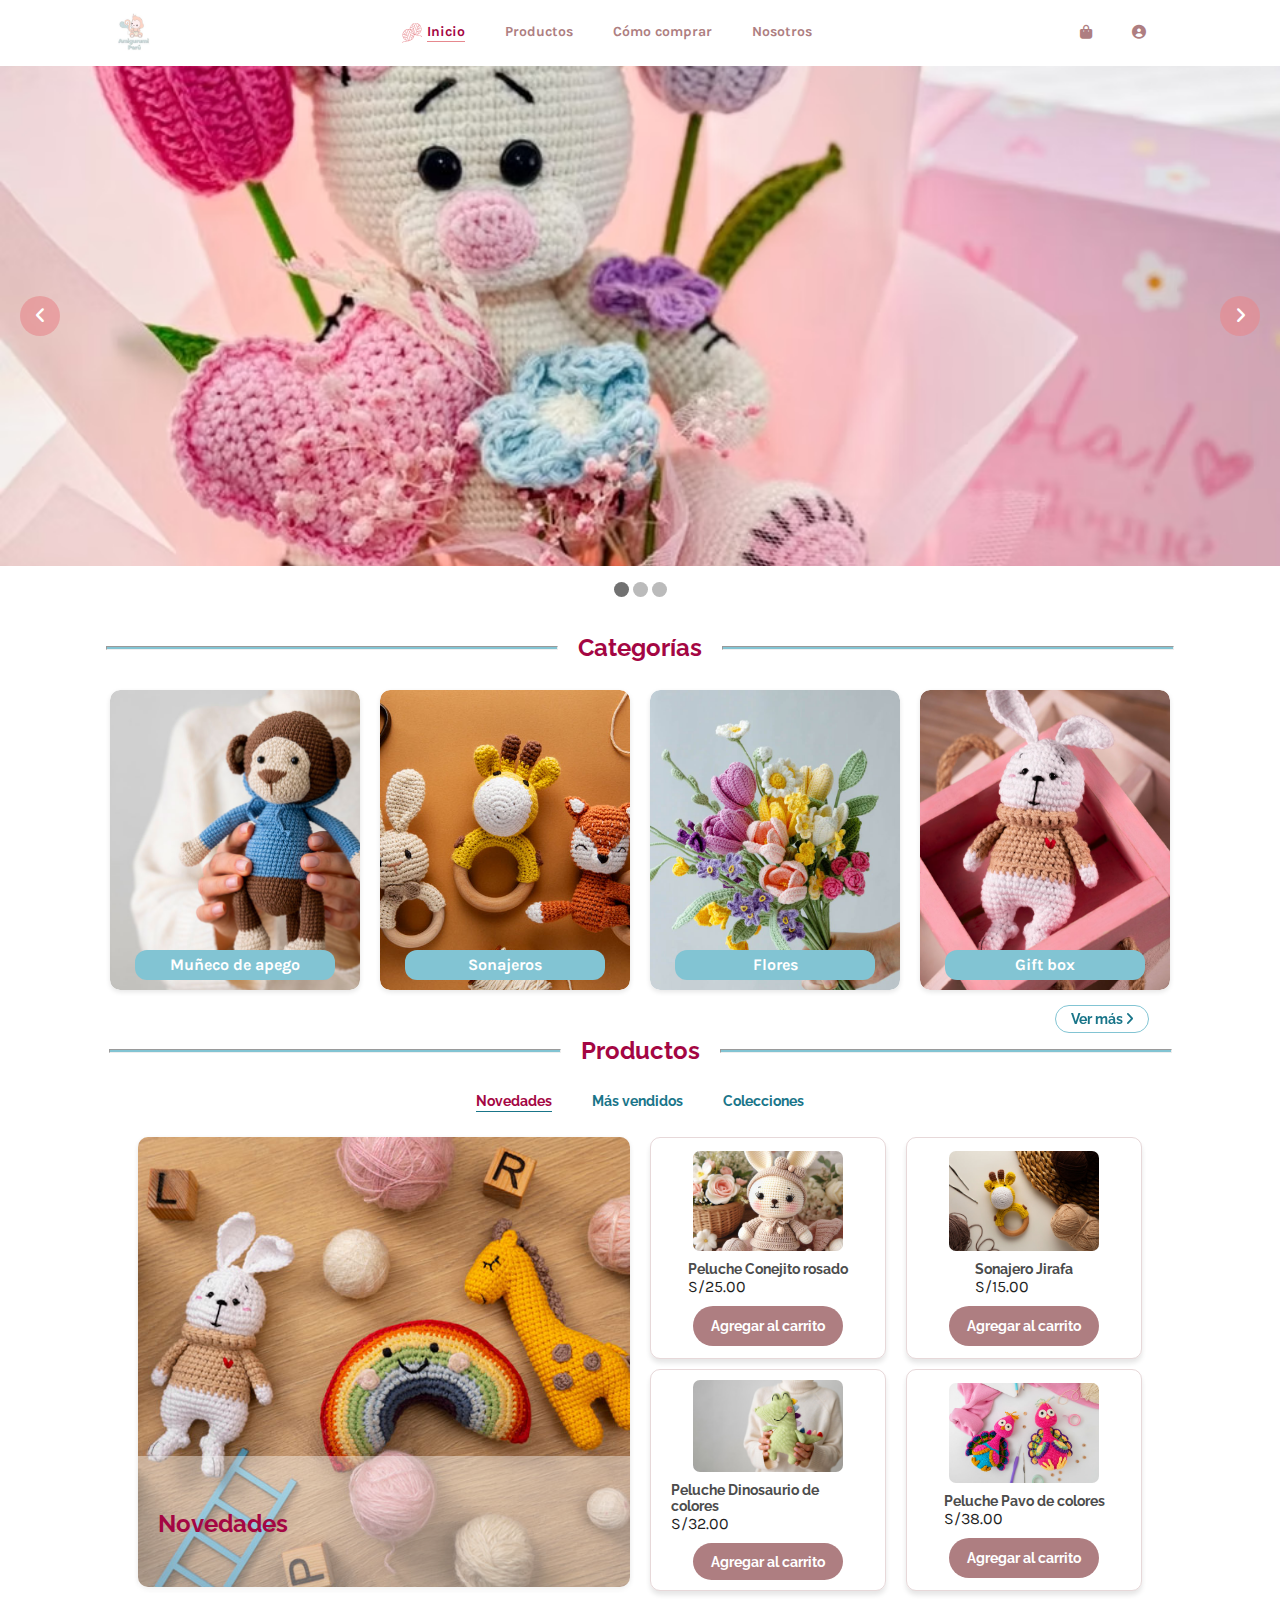
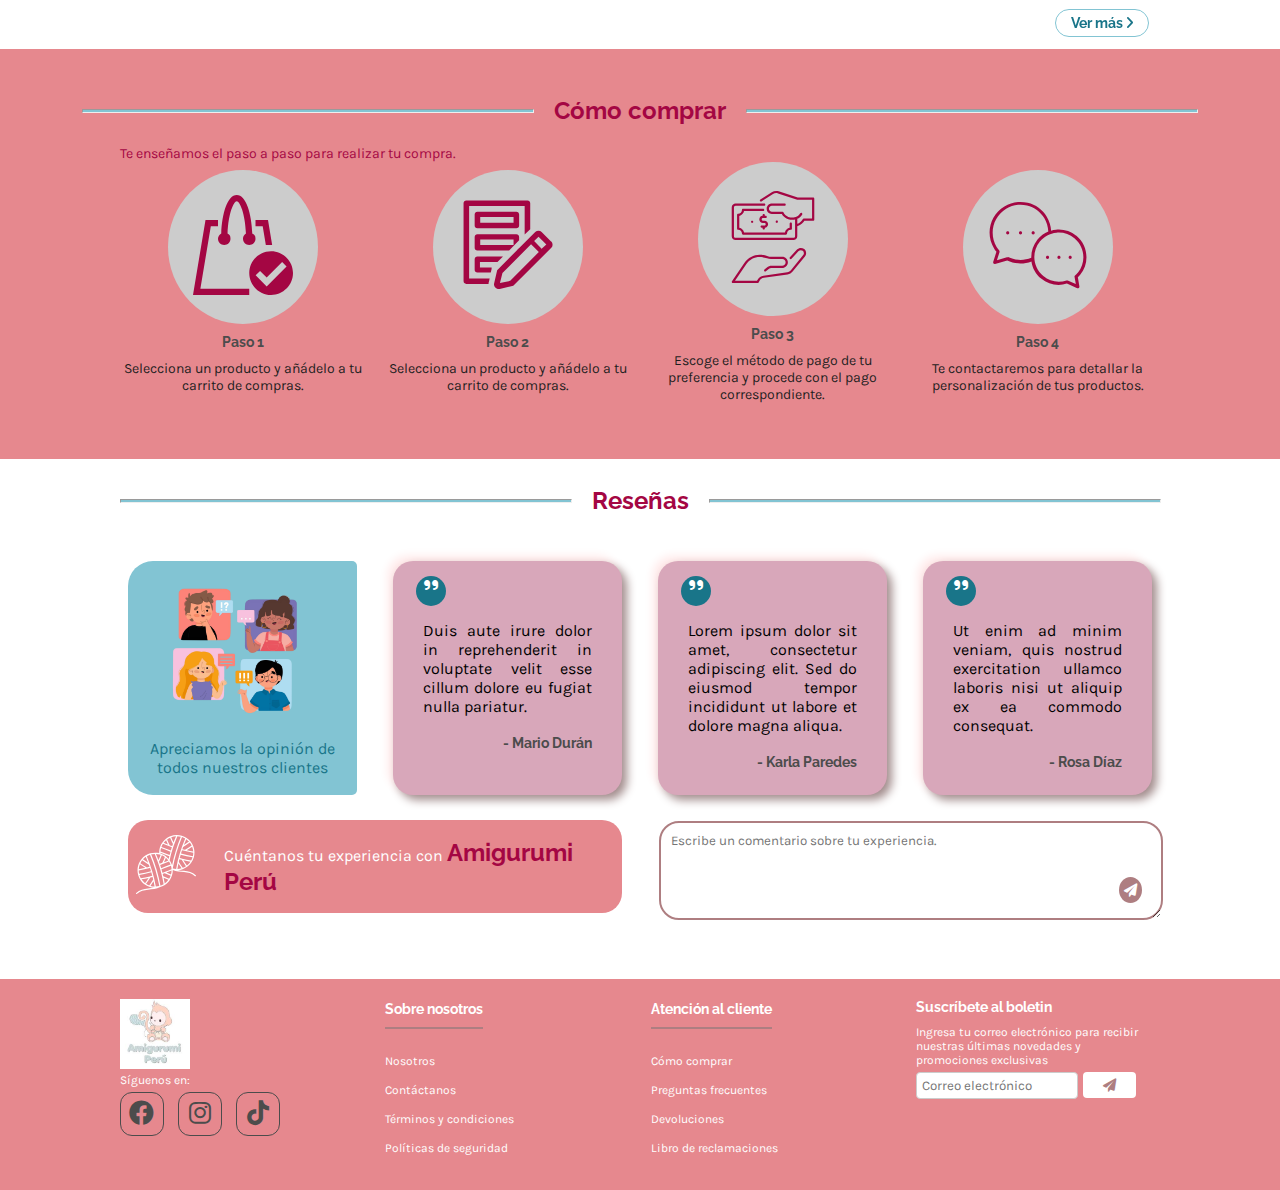
<file: index.html>
<!DOCTYPE html>
<html lang="es">
<head>
    <meta charset="UTF-8">
    <meta name="viewport" content="width=device-width, initial-scale=1.0">
    <title>AMIGURUMI PERU - CONTRERAS VALERIA</title>
    <link rel="icon" type="image/png" href="img/logo_amigurumi peru.jpeg" />
    <link rel="stylesheet" href="css/style.css">
    <link rel="stylesheet" href="https://cdnjs.cloudflare.com/ajax/libs/font-awesome/6.0.0/css/all.min.css" integrity="sha512-9usAa10IRO0HhonpyAIVpjrylPvoDwiPUiKdWk5t3PyolY1cOd4DSE0Ga+ri4AuTroPR5aQvXU9xC6qOPnzFeg==" crossorigin="anonymous" referrerpolicy="no-referrer" />

</head>
<body>
    <!--Encabezado-->
    <header>
        <nav>
            <a href="index.html"><img id="logo" src="img/logo_amigurumi peru.jpeg" alt="Logo"></a>
            <ul class="">
                <li><a class="active" href="index.html"><img id="yarn" src="img/yarn.svg" alt="yarn">Inicio</a></li>
                <li><a href="products.html">Productos</a></li>
                <li><a href="faq.html">Cómo comprar</a></li>
                <li><a href="nosotros.html">Nosotros</a></li>
            </ul>
            <ul id="icons_nav">
                <li><a href="shopping.html"><i class="fa-solid fa-bag-shopping"></i></a></li>
                <li><a href="profile.html"><i class="fa-solid fa-circle-user"></i></a></li>

            </ul>
        </nav>
    </header>

    <!--Contenido-->
    <main>

        <!-- Sección de Hero-->

        <div class="hero">
           
            <div class="carousel animarhero">
                <img src="img/amigurumi_peruimg.png" alt="principal">
                <div class="hero-content">
                    <h1>Colección primaveral</h1>
                    <p>Cada producto es elaborado con inmenso entusiasmo y dedicación.</p>
                    <button id="boton1">Ver más</button>
                </div>
            </div>

            <div class="carousel animarhero">
                <img src="img/muñeca_vestidoazul_amigurumi.png" alt="imagen2">
                <div class="hero-content2">
                    <h1>Colecciones</h1>
                    <button id="boton1">Ver más</button>
                </div>
            </div>
            <div class="carousel animarhero">
                <img src="img/flores_crochet.jpeg" alt="imagen3">
                <div class="hero-content3">
                    <h1>Promociones de invierno</h1>
                    <button id="boton1">Ver más</button>
                </div>
            </div>
            
            <div class="pass">
                <button class="carousel-prev" onclick="plusSlides(-1)"><i class="fa-solid fa-angle-left"></i></button>
                <button class="carousel-next" onclick="plusSlides(1)"><i class="fa-solid fa-angle-right"></i></button>
            </div>
            <br>
            
        </div>
        <div class="dot-content">
                <span class="dot" onclick="currentSlide(1)"></span> 
                <span class="dot" onclick="currentSlide(2)"></span> 
                <span class="dot" onclick="currentSlide(3)"></span> 
            </div>
        <script>
        let slideIndex = 1;
        showSlides(slideIndex);

        function plusSlides(n) {
        showSlides(slideIndex += n);
        }

        function currentSlide(n) {
        showSlides(slideIndex = n);
        }

        function showSlides(n) {
        let i;
        let slides = document.getElementsByClassName("carousel");
        let dots = document.getElementsByClassName("dot");
        if (n > slides.length) {slideIndex = 1}    
        if (n < 1) {slideIndex = slides.length}
        for (i = 0; i < slides.length; i++) {
            slides[i].style.display = "none";  
        }
        for (i = 0; i < dots.length; i++) {
            dots[i].className = dots[i].className.replace(" activo", "");
        }
        slides[slideIndex-1].style.display = "block";  
        dots[slideIndex-1].className += " activo";
        }
        </script>
        <!-- Sección de categorías-->

        <section class="categories">
            <div class="cat-tittle">
                <hr class="line_subtittle">
                <h2>Categorías</h2>
                <hr class="line_subtittle">
            </div>
            <div class="categories-content">
                <div class="category">
                    <img src="img/peluche_mono.jpg" alt="peluches">
                    <button class="button-products"><p>Muñeco de apego</p></button>
                </div>
                <div class="category">
                    <img src="img/sonajeros_animales.jpg" alt="sonajeros">
                    <button class="button-products"><p>Sonajeros</p></button>
                </div>
                <div class="category">
                    <img src="img/flores_crochet.jpeg" alt="flores">
                    <button class="button-products"><p>Flores</p></button>
                </div>
                <div class="category">
                    <img src="img/giftbox_conejo.jpg" alt="giftbox">
                    <button class="button-products"><p>Gift box</p></button>
                </div>
            </div>
            <div>
                <button id="boton2">Ver más <i class="fa-solid fa-angle-right"></i></button>
            </div>
        </section>

        <!--Sección de productos-->
        <section class="products">
            <div class="cat-tittle">
                <hr class="line_subtittle">
                <h2>Productos</h2>
                <hr class="line_subtittle">
            </div>
            <div class="product-content">
                <div class="product-option">
                    <button class="tablinks" onclick="ProductosTabs(event, 'Novedades')" id="defaultOpen">Novedades</button>
                    <button class="tablinks" onclick="ProductosTabs(event, 'Vendidos')">Más vendidos</button>
                    <button class="tablinks" onclick="ProductosTabs(event, 'Colecciones')">Colecciones</button>
                </div>
                <div class="contenedor-bloque">
                    <div class="bloque" id="Novedades">
                        <div class="img-grid">

                            <!--imagen del lado izquierdo-->
                            <div class="option">
                                <div class="option-img">
                                    <img src="img/peluches_ganchillo.jpg" alt="img-novedades">
                                </div>
                                <div class="option-text">
                                    <h2>Novedades</h2>
                                </div>
                            </div>

                            <!--cuadricula del lado derecho-->
                            <div class="option">
                                <div class="prod-grid">
                                    <img src="img/peluche_coneja_rosa.jpg" alt="peluche_coneja_rosa">
                                    <div class="prod-text">
                                        <h3>Peluche Conejito rosado</h3>
                                        <p>S/25.00</p>
                                    </div>
                                    <button class="carrito">Agregar al carrito</button>
                                </div>
                            </div>
                            <div class="option">
                                <div class="prod-grid">
                                    <img src="img/sonajero_jirafa.jpg" alt="sonajero_jirafa">
                                    <div class="prod-text">
                                        <h3>Sonajero Jirafa</h3>
                                        <p>S/15.00</p>
                                    </div>
                                    <button class="carrito">Agregar al carrito</button>
                                </div>
                            </div>
                            <div class="option">
                                <div class="prod-grid">
                                    <img src="img/pavoreal_colores.jpg" alt="pavoreal_colores">
                                    <div class="prod-text">
                                        <h3>Peluche Pavo de colores</h3>
                                        <p>S/38.00</p>
                                    </div>
                                    <button class="carrito">Agregar al carrito</button>
                                </div>
                            </div>
                            <div class="option">
                                <div class="prod-grid">
                                    <img src="img/peluche_dinosaurio_colores.jpg" alt="">
                                    <div class="prod-text">
                                        <h3>Peluche Dinosaurio de colores</h3>
                                        <p>S/32.00</p>
                                    </div>
                                    <button class="carrito">Agregar al carrito</button>
                                </div>
                            </div>

                        </div>
                    <button id="boton2">Ver más <i class="fa-solid fa-angle-right"></i></button>
                    </div>        
                    <div class="bloque" id="Vendidos">
                        <div class="img-grid">

                            <!--imagen del lado izquierdo-->
                            <div class="option">
                                <div class="option-img">
                                    <img src="img/mujer-tejer-artesania.jpg" alt="amigurumi1">
                                </div>
                                <div class="option-text">
                                    <h2>Más vendidos</h2>
                                </div>
                            </div>

                            <!--cuadricula del lado derecho-->
                            <div class="option">
                                <div class="prod-grid">
                                    <img src="img/peluche_coneja_rosa.jpg" alt="peluche_coneja_rosa">
                                    <div class="prod-text">
                                        <h3>Peluche Conejito rosado</h3>
                                        <p>S/25.00</p>
                                    </div>
                                    <button class="carrito">Agregar al carrito</button>
                                </div>
                            </div>
                            <div class="option">
                                <div class="prod-grid">
                                    <img src="img/sonajero_zorro.jpg" alt="sonajero_zorro">
                                    <div class="prod-text">
                                        <h3>Sonajero Zorro</h3>
                                        <p>S/15.00</p>
                                    </div>
                                    <button class="carrito">Agregar al carrito</button>
                                </div>
                            </div>
                            <div class="option">
                                <div class="prod-grid">
                                    <img src="img/peluche_conejo_blanco.jpg" alt="">
                                    <div class="prod-text">
                                        <h3>Peluche Conejito blanco</h3>
                                        <p>S/29.00</p>
                                    </div>
                                    <button class="carrito">Agregar al carrito</button>
                                </div>
                            </div>
                            <div class="option">
                                <div class="prod-grid">
                                    <img src="img/peluche_mono.jpg" alt="peluche_mono">
                                    <div class="prod-text">
                                        <h3>Peluche Mono</h3>
                                        <p>S/27.00</p>
                                    </div>
                                    <button class="carrito">Agregar al carrito</button>
                                </div>
                            </div>
                        </div>
                    <button id="boton2">Ver más <i class="fa-solid fa-angle-right"></i></button>
                    </div>

                    <div class="bloque" id="Colecciones">
                        <div class="img-grid">

                            <!--imagen del lado izquierdo-->
                            <div class="option">
                                <div class="option-img">
                                    <img src="img/sonajero_jirafa_canasta.jpg" alt="amigurumi1">
                                </div>
                                <div class="option-text">
                                    <h2>Colecciones</h2>
                                </div>
                            </div>

                            <!--cuadricula del lado derecho-->
                            <div class="option">
                                <div class="prod-grid">
                                    <img src="img/peluche_coneja_rosa.jpg" alt="">
                                    <div class="prod-text">
                                        <h3>Peluche Conejito rosado</h3>
                                        <p>S/25.00</p>
                                    </div>
                                    <button class="carrito">Agregar al carrito</button>
                                </div>
                            </div>
                            <div class="option">
                                <div class="prod-grid">
                                    <img src="img/peluche_coneja_rosa.jpg" alt="">
                                    <div class="prod-text">
                                        <h3>Peluche Conejito rosado</h3>
                                        <p>S/25.00</p>
                                    </div>
                                    <button class="carrito">Agregar al carrito</button>
                                </div>
                            </div>
                            <div class="option">
                                <div class="prod-grid">
                                    <img src="img/peluche_coneja_rosa.jpg" alt="">
                                    <div class="prod-text">
                                        <h3>Peluche Conejito rosado</h3>
                                        <p>S/25.00</p>
                                    </div>
                                    <button class="carrito">Agregar al carrito</button>
                                </div>
                            </div>
                            <div class="option">
                                <div class="prod-grid">
                                    <img src="img/peluche_coneja_rosa.jpg" alt="">
                                    <div class="prod-text">
                                        <h3>Peluche Conejito rosado</h3>
                                        <p>S/25.00</p>
                                    </div>
                                    <button class="carrito">Agregar al carrito</button>
                                </div>
                            </div>
                        </div>
                    <button id="boton2">Ver más <i class="fa-solid fa-angle-right"></i></button>
                    </div>
                </div>
            </div>
        </section>
        <script>
            function ProductosTabs(evt, destacados) {
            var i, bloque, tablinks;
            bloque = document.getElementsByClassName("bloque");
            for (i = 0; i < bloque.length; i++) {
                bloque[i].style.display = "none";
            }
            tablinks = document.getElementsByClassName("tablinks");
            for (i = 0; i < tablinks.length; i++) {
                tablinks[i].className = tablinks[i].className.replace(" active", "");
            }
            document.getElementById(destacados).style.display = "block";
            evt.currentTarget.className += " active";
            }
            document.getElementById("defaultOpen").click();
        </script>


        <!-- Como comprar-->
        <section class="instructions">
            <div class="cat-tittle">
                <hr class="line_subtittle">
                <h2>Cómo comprar</h2>
                <hr class="line_subtittle">
            </div>
            <span>Te enseñamos el paso a paso para realizar tu compra.</span>
            <div class="steps">
                <div class="step">
                    <div class="img_circle">
                        <img src="img/shopping-bag-check.svg" alt="shop">
                    </div>
                    <div class="text-step">
                        <h3>Paso 1</h3>
                        <p>Selecciona un producto y añádelo a tu carrito de compras.</p>
                    </div>
                </div>
                <div class="step">
                    <div class="img_circle">
                        <img src="img/form_line.svg" alt="form">
                    </div>
                    <div class="text-step">
                        <h3>Paso 2</h3>
                        <p>Selecciona un producto y añádelo a tu carrito de compras.</p>
                    </div>
                </div>
                <div class="step">
                    <div class="img_circle">
                        <img src="img/pay.svg" alt="pago">
                    </div>
                    <div class="text-step">
                        <h3>Paso 3</h3>
                        <p>Escoge el método de pago de tu preferencia y procede con el pago correspondiente.</p>
                    </div>
                </div>
                <div class="step">
                    <div class="img_circle">
                        <img src="img/talk_chat_bubble_message.svg" alt="conversar">
                    </div>
                    <div class="text-step">
                        <h3>Paso 4</h3>
                        <p>Te contactaremos para detallar la personalización de tus productos.</p>
                    </div>
                </div>
            </div>
        </section>

        <section class="reviews">
            <div class="cat-tittle">
                <hr class="line_subtittle">
                <h2>Reseñas</h2>
                <hr class="line_subtittle">
            </div>
            <div class="review-content">
                <div class="review-column" id="img-people">
                    <div class="review-img">
                        <img src="img/dibujado-mano-gente-plana-hablando.png" alt="talk_persons">
                    </div>
                    <div class="review-text">
                        <p>Apreciamos la opinión de todos nuestros clientes</p>
                    </div>
                </div>
                <div class="review-column" id="r1">
                    <div class="review-img">
                        <div class="icon-circle">
                            <i class="fa-solid fa-quote-right"></i>
                        </div>
                    </div>
                    <div class="review-text" id="rt1">
                        <p>Lorem ipsum dolor sit amet, consectetur adipiscing elit. Sed do eiusmod tempor incididunt ut labore et dolore magna aliqua.</p>
                        <br>
                        <h3>- Karla Paredes</h3>
                    </div>
                </div>
                <div class="review-column" id="r2">
                    <div class="review-img">
                        <div class="icon-circle">
                            <i class="fa-solid fa-quote-right"></i>
                        </div>
                    </div>
                    <div class="review-text" id="rt2">
                        <p>Ut enim ad minim veniam, quis nostrud exercitation ullamco laboris nisi ut aliquip ex ea commodo consequat.</p>
                        <br>
                        <h3>- Rosa Díaz</h3>
                    </div>
                </div>
                <div class="review-column" id="r3">
                    <div class="review-img">
                        <div class="icon-circle">
                            <i class="fa-solid fa-quote-right"></i>
                        </div>
                    </div>
                    <div class="review-text" id="rt3">
                        <p>Duis aute irure dolor in reprehenderit in voluptate velit esse cillum dolore eu fugiat nulla pariatur.</p>
                        <br>
                        <h3>- Mario Durán</h3>
                    </div>
                </div>
                <div class="review-column" id="exp-content">
                    <div class="review-img">
                        <img src="img/yarn_white.svg" alt="yarn">
                    </div>
                    <div class="review-text">
                        <p>Cuéntanos tu experiencia con <span>Amigurumi Perú</span></p>
                    </div>
                </div>
                <div class="review-column" id="your-review">
                    <form>
                        <!--<input id="comentario" type="text" name="comentario" placeholder="Escribe un comentario sobre tu experiencia." required>-->
                        <textarea id="comentario" name="comentario" rows="5" cols="33" placeholder="Escribe un comentario sobre tu experiencia."></textarea>
                        <button class="enviar"><i class="fa-solid fa-paper-plane"></i></i></button>
                    </form>
                </div>
            </div>
        </section>
    
    </main>

    <!--Sección final - Footer-->
    <footer>
        <div class="contenedor">
            <div class="footer-row">
                <div class="footer-column">
                    <img src="img/logo_amigurumi peru.jpeg" alt="logo">
                    <p>Síguenos en:</p>
                    <div class="logo_sns">
                        <a href="https://www.facebook.com/amigurumiperu"><i class="fa-brands fa-facebook"></i></a>
                        <a href="https://www.instagram.com/amigurumiperu"><i class="fa-brands fa-instagram"></i></a>
                        <a href="https://www.tiktok.com/@amigurumiperu"><i class="fa-brands fa-tiktok"></i></a>
                    </div>
                </div>
                <div class="footer-column">
                    <h4>Sobre nosotros</h4>
                    <ul id="column1">
                        <li><a href="nosotros.html">Nosotros</a></li>
                        <li><a href="nosotros.html">Contáctanos</a></li>
                        <li><a href="#">Términos y condiciones</a></li>
                        <li><a href="#">Políticas de seguridad</a></li>
                    </ul>
                </div>
                <div class="footer-column">
                    <h4>Atención al cliente</h4>
                    <ul id="column2">
                        <li><a href="faq.html">Cómo comprar</a></li>
                        <li><a href="faq.html">Preguntas frecuentes</a></li>
                        <li><a href="#">Devoluciones</a></li>
                        <li><a href="#">Libro de reclamaciones</a></li>
                    </ul>
                </div>
                <div class="footer-column">
                    <h3>Suscríbete al boletin</h3>
                    <p>Ingresa tu correo electrónico para recibir nuestras últimas novedades y promociones exclusivas</p>
                    <form action="guardar_correo" method="post">
                        <input id="email" type="email" name="email" placeholder="Correo electrónico" required>
                        <button class="enviar"><i class="fa-solid fa-paper-plane"></i></i></button>
                    </form>
                </div>
            </div>
        </div>
    </footer>
</body>
</html>
</file>
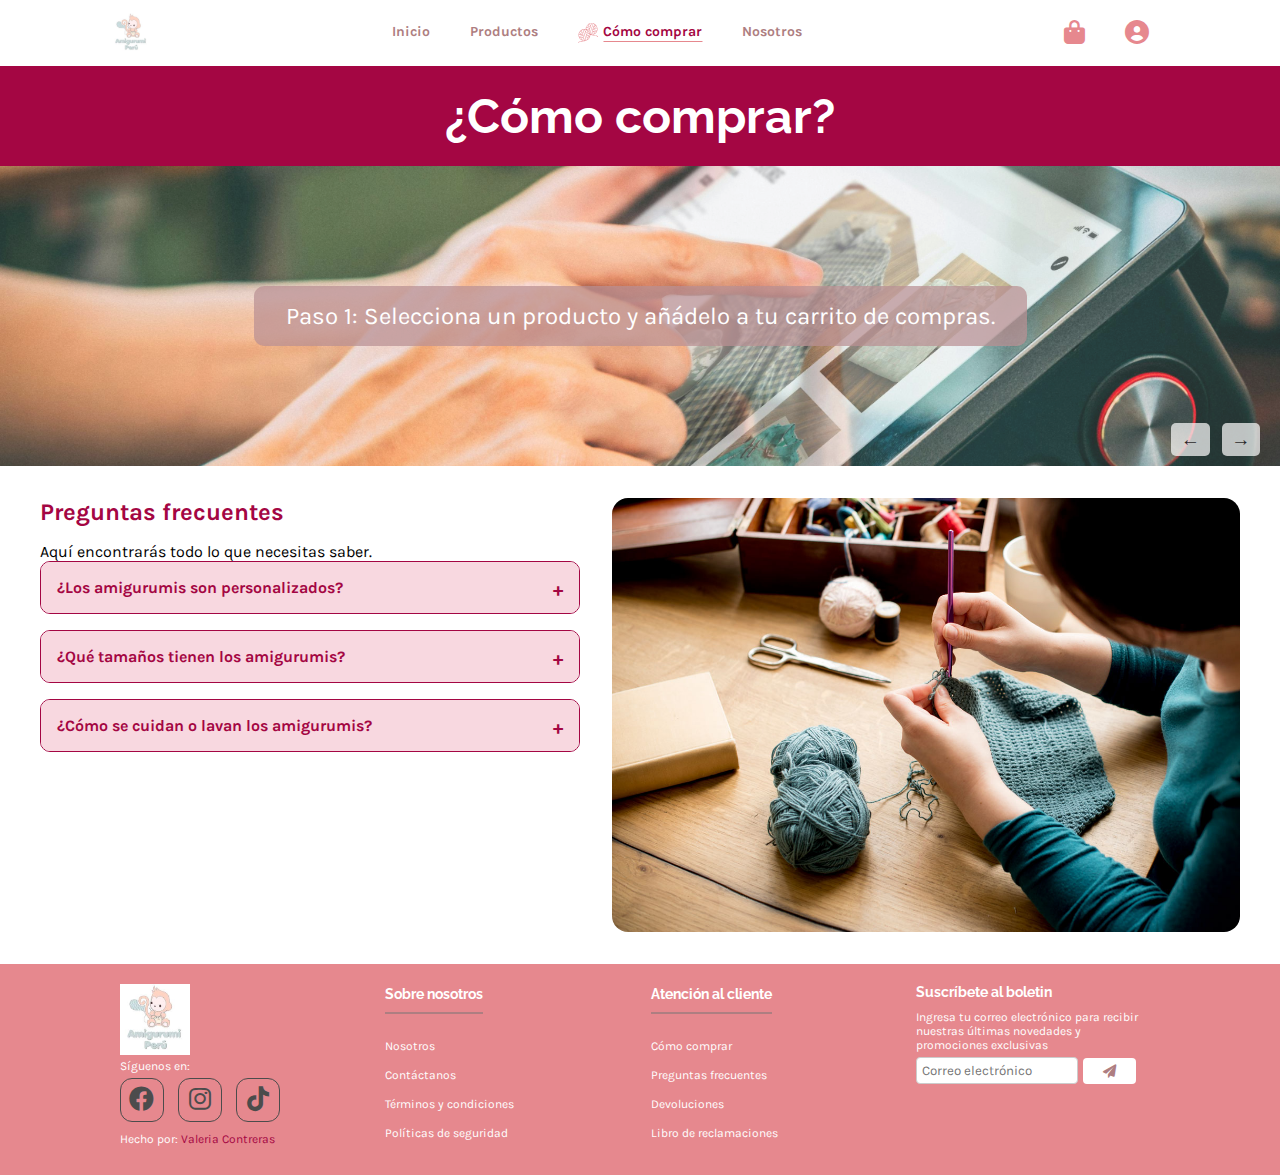
<file: faq.html>
<!DOCTYPE html>
<html lang="es">
<head>
    <meta charset="UTF-8">
    <meta name="viewport" content="width=device-width, initial-scale=1.0">
    <title>AMIGURUMI PERU - CONTRERAS VALERIA</title>
    <link rel="icon" type="image/png" href="img/logo_amigurumi peru.jpeg" />
    <link href="https://cdn.jsdelivr.net/npm/bootstrap@5.3.7/dist/css/bootstrap.min.css" rel="stylesheet" integrity="sha384-LN+7fdVzj6u52u30Kp6M/trliBMCMKTyK833zpbD+pXdCLuTusPj697FH4R/5mcr" crossorigin="anonymous">
    <link rel="stylesheet" href="css/style.css">
    <link rel="stylesheet" href="https://cdnjs.cloudflare.com/ajax/libs/font-awesome/6.0.0/css/all.min.css" integrity="sha512-9usAa10IRO0HhonpyAIVpjrylPvoDwiPUiKdWk5t3PyolY1cOd4DSE0Ga+ri4AuTroPR5aQvXU9xC6qOPnzFeg==" crossorigin="anonymous" referrerpolicy="no-referrer" />

</head>
<body>
    <!--Encabezado-->
    <header>
        <nav>
            <a href="index.html"><img id="logo" src="img/logo_amigurumi peru.jpeg" alt="Logo"></a>
            <ul class="">
                <li><a href="index.html">Inicio</a></li>
                <li><a href="products.html">Productos</a></li>
                <li><a class="active" href="faq.html"><img id="yarn" src="img/yarn.svg" alt="yarn">Cómo comprar</a></li>
                <li><a href="nosotros.html">Nosotros</a></li>
            </ul>
            <ul id="icons_nav">
                <li class="icons-right"><a href="shopping.html"><i class="fa-solid fa-bag-shopping"></i></a></li>
                <li class="icons-right"><a href="profile.html"><i class="fa-solid fa-circle-user"></i></a></li>
            </ul>
        </nav>
    </header>

    <!--Contenido-->
    <main id="faq">
        <div class="title-page">
            <h1>¿Cómo comprar?</h1>
        </div>
        <div id="tutorial-banner">
            <div class="step-text">
            </div>
            <div class="step-controls">
                <button id="prev">←</button>
                <button id="next">→</button>
            </div>
        </div>
        
        <section class="preguntas">
            <div class="faq-left">
      
                <div class="preguntas-title">
                    <h2>Preguntas frecuentes</h2>
                    <p>Aquí encontrarás todo lo que necesitas saber.</p>
                </div>

                <div class="faq-item">
                    <input type="checkbox" id="faq1">
                    <label for="faq1" class="faq-question">¿Los amigurumis son personalizados?</label>
                    <div class="faq-answer">
                    Sí, puedes elegir colores, nombre bordado y detalles específicos según el producto.
                    </div>
                </div>

                <div class="faq-item">
                    <input type="checkbox" id="faq2">
                    <label for="faq2" class="faq-question">¿Qué tamaños tienen los amigurumis?</label>
                    <div class="faq-answer">
                    Vienen en medidas de 15 cm, 18 cm y 24 cm. Consulta cada producto para más detalles.
                    </div>
                </div>

                <div class="faq-item">
                    <input type="checkbox" id="faq3">
                    <label for="faq3" class="faq-question">¿Cómo se cuidan o lavan los amigurumis?</label>
                    <div class="faq-answer">
                    Lávalos a mano con agua fría y sécalos al aire. No uses secadora ni lejía.
                    </div>
                </div>
            </div>

            <div class="faq-right">
                <img src="img/mujer-tejer-artesania.jpg" alt="Ilustración FAQ de amigurumis">
            </div>

        </section>
    </main>

    <!--Sección final - Footer-->
    <footer>
        <div class="contenedor">
            <div class="footer-row">
                <div class="footer-column">
                    <img src="img/logo_amigurumi peru.jpeg" alt="logo">
                    <p>Síguenos en:</p>
                    <div class="logo_sns">
                        <a href="https://www.facebook.com/amigurumiperu"><i class="fa-brands fa-facebook"></i></a>
                        <a href="https://www.instagram.com/amigurumiperu"><i class="fa-brands fa-instagram"></i></a>
                        <a href="https://www.tiktok.com/@amigurumiperu"><i class="fa-brands fa-tiktok"></i></a>
                    </div>
                    <p>Hecho por:<span> Valeria Contreras</span></p>
                </div>
                <div class="footer-column">
                    <h4>Sobre nosotros</h4>
                    <ul id="column1">
                        <li><a href="nosotros.html">Nosotros</a></li>
                        <li><a href="nosotros.html">Contáctanos</a></li>
                        <li><a href="#">Términos y condiciones</a></li>
                        <li><a href="#">Políticas de seguridad</a></li>
                    </ul>
                </div>
                <div class="footer-column">
                    <h4>Atención al cliente</h4>
                    <ul id="column2">
                        <li><a href="faq.html">Cómo comprar</a></li>
                        <li><a href="faq.html">Preguntas frecuentes</a></li>
                        <li><a href="#">Devoluciones</a></li>
                        <li><a href="#">Libro de reclamaciones</a></li>
                    </ul>
                </div>
                <div class="footer-column">
                    <h3>Suscríbete al boletin</h3>
                    <p>Ingresa tu correo electrónico para recibir nuestras últimas novedades y promociones exclusivas</p>
                    <form action="guardar_correo" method="post">
                        <input id="email" type="email" name="email" placeholder="Correo electrónico" required>
                        <button class="enviar"><i class="fa-solid fa-paper-plane"></i></i></button>
                    </form>
                </div>
            </div>
        </div>
    </footer>
    <script src="https://code.jquery.com/jquery-3.7.1.min.js"></script>
    <script>
    $(document).ready(function () {
        const steps = [
        {
            text: 'Paso 1: Selecciona un producto y añádelo a tu carrito de compras.',
            img: 'img/pexels-imin-technology-276315592-12935040.jpg'
        },
        {
            text: 'Paso 2: Realiza el registro de tus datos con la dirección a dónde eviaremos tu pedido.',
            img: 'img/aleksei-zhivilov-WzC1lcwZCsY-unsplash.jpg'
        },
        {
            text: 'Paso 3: Escoge el método de pago de tu preferencia y procede con el pago correspondiente.',
            img: 'img/nathana-reboucas-3YSDTzqnVtQ-unsplash.jpg'
        },
        {
            text: 'Paso 4: Te contactaremos para detallar la personalización de tus productos.',
            img: 'img/pexels-mikhail-nilov-6969766.jpg'
        },
        {
            text: '¡Listo! Recibe tu pedido en casa',
            img: 'img/coleccion-de-hilo-suave.jpg'
        }
        ];

        let index = 0;

        function updateSlide() {
        $('#tutorial-banner')
            .fadeOut(300, function () {
            $(this)
                .css('background-image', 'url(' + steps[index].img + ')')
                .fadeIn(300);
            });
        $('.step-text').text(steps[index].text);
        }

        $('#next').click(function () {
        index = (index + 1) % steps.length;
        updateSlide();
        });

        $('#prev').click(function () {
        index = (index - 1 + steps.length) % steps.length;
        updateSlide();
        });

        // Inicial
        updateSlide();

        setInterval(() => $('#next').click(), 9000);
    });
    </script>
</body>
</html>
</file>
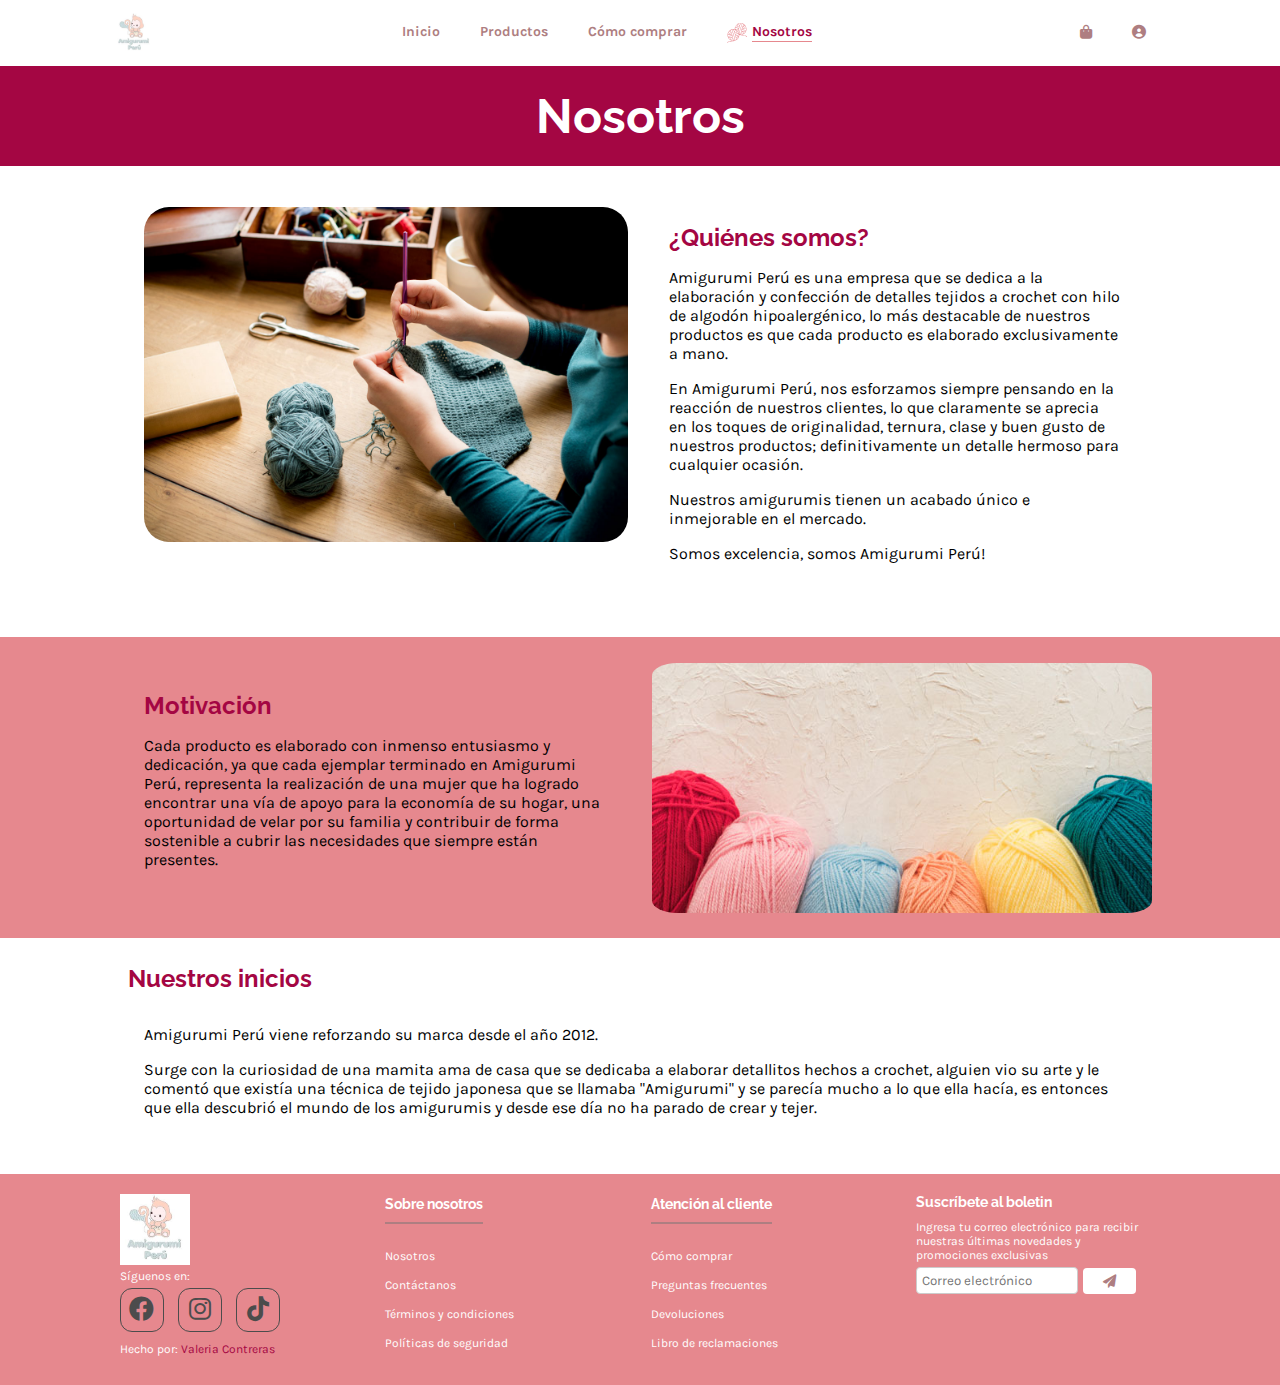
<file: nosotros.html>
<!DOCTYPE html>
<html lang="es">
<head>
    <meta charset="UTF-8">
    <meta name="viewport" content="width=device-width, initial-scale=1.0">
    <title>AMIGURUMI PERU - CONTRERAS VALERIA</title>
    <link rel="icon" type="image/png" href="img/logo_amigurumi peru.jpeg" />
    <link rel="stylesheet" href="css/style.css">
    <link rel="stylesheet" href="https://cdnjs.cloudflare.com/ajax/libs/font-awesome/6.0.0/css/all.min.css" integrity="sha512-9usAa10IRO0HhonpyAIVpjrylPvoDwiPUiKdWk5t3PyolY1cOd4DSE0Ga+ri4AuTroPR5aQvXU9xC6qOPnzFeg==" crossorigin="anonymous" referrerpolicy="no-referrer" />

</head>
<body>
    <!--Encabezado-->
    <header>
        <nav>
            <a href="index.html"><img id="logo" src="img/logo_amigurumi peru.jpeg" alt="Logo"></a>
            <ul class="">
                <li><a href="index.html">Inicio</a></li>
                <li><a href="products.html">Productos</a></li>
                <li><a href="faq.html">Cómo comprar</a></li>
                <li><a class="active" href="nosotros.html"><img id="yarn" src="img/yarn.svg" alt="yarn">Nosotros</a></li>
            </ul>
            <ul id="icons_nav">
                <li><a href="shopping.html"><i class="fa-solid fa-bag-shopping"></i></a></li>
                <li><a href="profile.html"><i class="fa-solid fa-circle-user"></i></a></li>
            </ul>
        </nav>
    </header>

    <!--Contenido-->
    <main class="ours">

        <div class="title-page">
            <h1> Nosotros</h1>
        </div>

        <div class="section1-ours">
        
           
            <div class="section1-ours-img">
                <img src="img/mujer-tejer-artesania.jpg" alt="nosotros-img1">
            </div>
            <div class="section1-ours-text">
                <h2>¿Quiénes somos?</h2>
                <p>Amigurumi Perú es una empresa que se dedica a la elaboración y confección de detalles tejidos a crochet con hilo de algodón hipoalergénico, lo más destacable de nuestros productos es que cada producto es elaborado exclusivamente a mano.</p>
                <p>En Amigurumi Perú, nos esforzamos siempre pensando en la reacción de nuestros clientes, lo que claramente se aprecia en los toques de originalidad, ternura, clase y buen gusto de nuestros productos; definitivamente un detalle hermoso para cualquier ocasión.</p>
                <p>Nuestros amigurumis tienen un acabado único e inmejorable en el mercado.</p>
                <p>Somos excelencia, somos Amigurumi Perú!</p>
            </div>
            
        </div>
        <div class="section2-ours">
            <div class="section2-ours-text">
                <h2>Motivación</h2>
                <p>Cada producto es elaborado con inmenso entusiasmo y dedicación, ya que cada ejemplar terminado en Amigurumi Perú, representa la realización de una mujer que ha logrado encontrar una vía de apoyo para la economía de su hogar, una oportunidad de velar por su familia y contribuir de forma sostenible a cubrir las necesidades que siempre están presentes.</p>
            </div>
            <div class="section2-ours-galery">
                <div class="section2-ours-img">
                    <img src="img/coleccion-de-hilo-suave.jpg" alt="">
                    <img src="img/flores_african_violet.jpg" alt="">
                    <img src="img/crochet_posavasos.jpg" alt="">
                </div>
            </div>
        </div>
        <div class="section3-ours">
            <h2>Nuestros inicios</h2>
            <div class="section1-ours-text">
                <p>Amigurumi Perú viene reforzando su marca desde el año 2012.</p>
                <p>Surge con la curiosidad de una mamita ama de casa que se dedicaba a elaborar detallitos hechos a crochet, alguien vio su arte y le comentó que existía una técnica de tejido japonesa que se llamaba "Amigurumi" y se parecía mucho a lo que ella hacía, es entonces que ella descubrió el mundo de los amigurumis y desde ese día no ha parado de crear y tejer.</p>
            </div>
        </div>
    </main>

    <!--Sección final - Footer-->
    <footer>
        <div class="contenedor">
            <div class="footer-row">
                <div class="footer-column">
                    <img src="img/logo_amigurumi peru.jpeg" alt="logo">
                    <p>Síguenos en:</p>
                    <div class="logo_sns">
                        <a href="https://www.facebook.com/amigurumiperu"><i class="fa-brands fa-facebook"></i></a>
                        <a href="https://www.instagram.com/amigurumiperu"><i class="fa-brands fa-instagram"></i></a>
                        <a href="https://www.tiktok.com/@amigurumiperu"><i class="fa-brands fa-tiktok"></i></a>
                    </div>
                <p>Hecho por:<span> Valeria Contreras</span></p>
                </div>
                <div class="footer-column">
                    <h4>Sobre nosotros</h4>
                    <ul id="column1">
                        <li><a href="nosotros.html">Nosotros</a></li>
                        <li><a href="nosotros.html">Contáctanos</a></li>
                        <li><a href="#">Términos y condiciones</a></li>
                        <li><a href="#">Políticas de seguridad</a></li>
                    </ul>
                </div>
                <div class="footer-column">
                    <h4>Atención al cliente</h4>
                    <ul id="column2">
                        <li><a href="faq.html">Cómo comprar</a></li>
                        <li><a href="faq.html">Preguntas frecuentes</a></li>
                        <li><a href="#">Devoluciones</a></li>
                        <li><a href="#">Libro de reclamaciones</a></li>
                    </ul>
                </div>
                <div class="footer-column">
                    <h3>Suscríbete al boletin</h3>
                    <p>Ingresa tu correo electrónico para recibir nuestras últimas novedades y promociones exclusivas</p>
                    <form action="guardar_correo" method="post">
                        <input id="email" type="email" name="email" placeholder="Correo electrónico" required>
                        <button class="enviar"><i class="fa-solid fa-paper-plane"></i></i></button>
                    </form>
                </div>
            </div>
        </div>
    </footer>
</body>
</html>
</file>
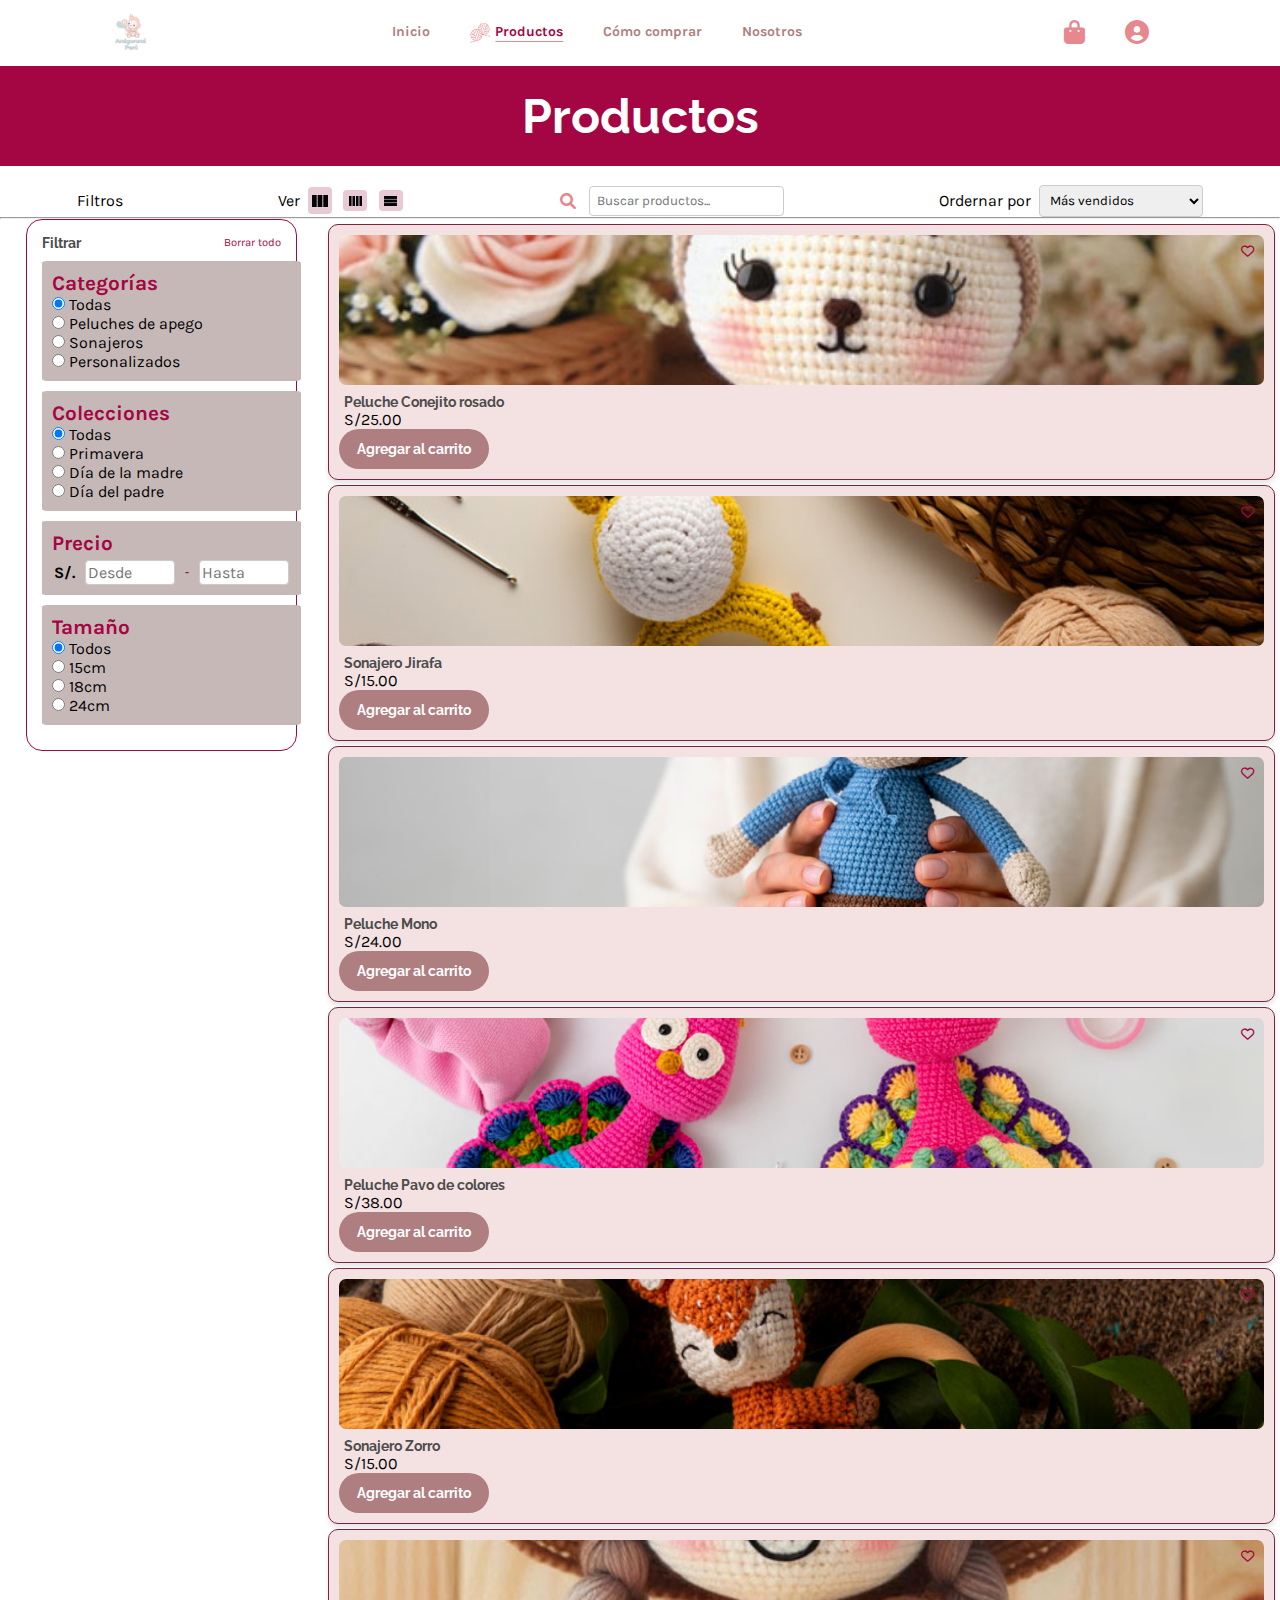
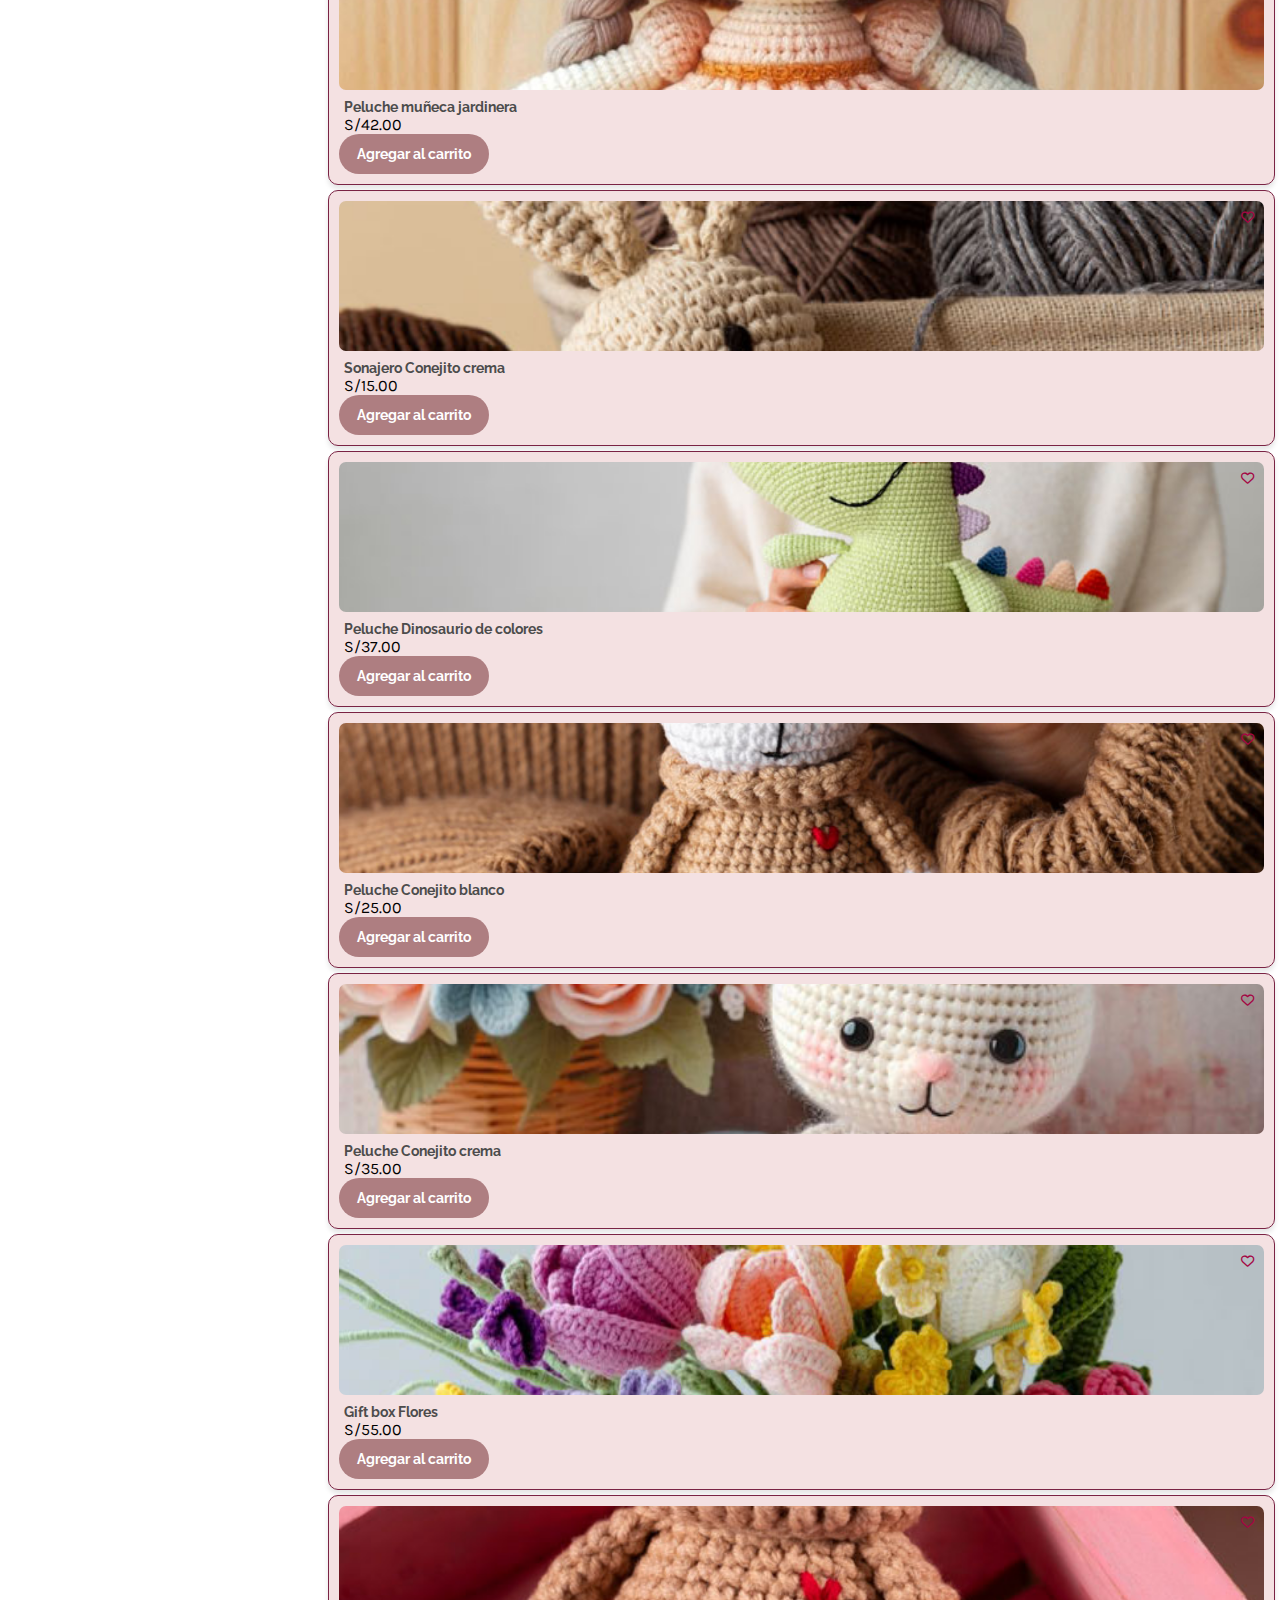
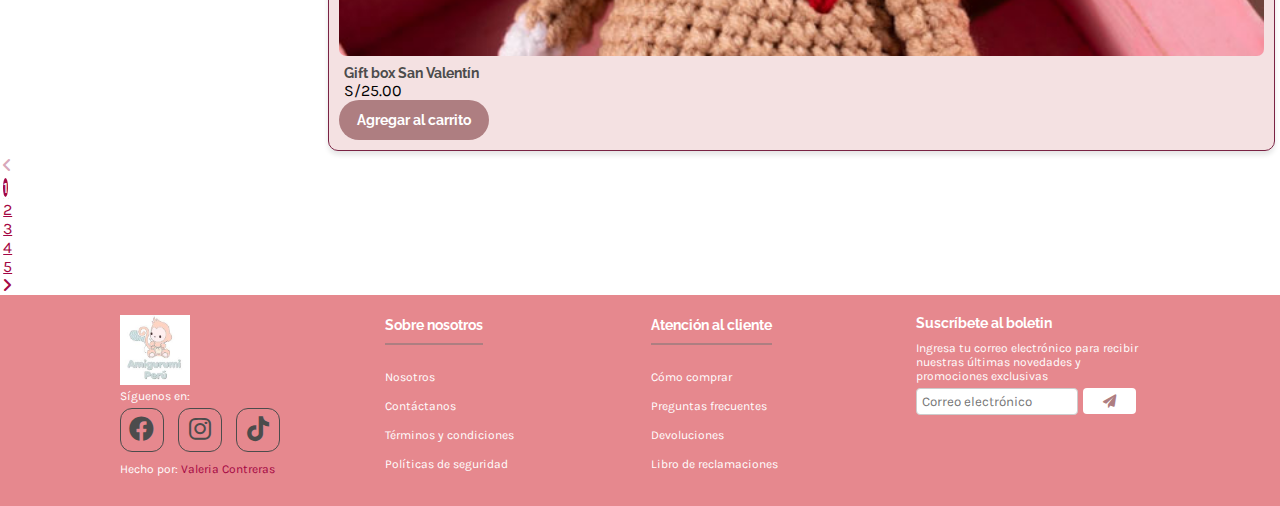
<file: products.html>
<!DOCTYPE html>
<html lang="es">
<head>
    <meta charset="UTF-8">
    <meta name="viewport" content="width=device-width, initial-scale=1.0">
    <title>AMIGURUMI PERU - CONTRERAS VALERIA</title>
    <link rel="icon" type="image/png" href="img/logo_amigurumi peru.jpeg" />
    <link href="https://cdn.jsdelivr.net/npm/bootstrap@5.3.7/dist/css/bootstrap.min.css" rel="stylesheet" integrity="sha384-LN+7fdVzj6u52u30Kp6M/trliBMCMKTyK833zpbD+pXdCLuTusPj697FH4R/5mcr" crossorigin="anonymous">
    <link rel="stylesheet" href="css/style.css">
    <link rel="stylesheet" href="https://cdnjs.cloudflare.com/ajax/libs/font-awesome/6.0.0/css/all.min.css" integrity="sha512-9usAa10IRO0HhonpyAIVpjrylPvoDwiPUiKdWk5t3PyolY1cOd4DSE0Ga+ri4AuTroPR5aQvXU9xC6qOPnzFeg==" crossorigin="anonymous" referrerpolicy="no-referrer" />
    

</head>
<body>
    <!--Encabezado-->
    <header>
        <nav>
            <a href="index.html"><img id="logo" src="img/logo_amigurumi peru.jpeg" alt="Logo"></a>
            <ul class="">
                <li><a href="index.html">Inicio</a></li>
                <li><a class="active"href="products.html"><img id="yarn" src="img/yarn.svg" alt="yarn">Productos</a></li>
                <li><a href="faq.html">Cómo comprar</a></li>
                <li><a href="nosotros.html">Nosotros</a></li>
            </ul>
            <ul id="icons_nav">
                <li class="icons-right"><a href="shopping.html"><i class="fa-solid fa-bag-shopping"></i></a></li>
                <li class="icons-right"><a href="profile.html"><i class="fa-solid fa-circle-user"></i></a></li>
            </ul>
        </nav>
    </header>

    <!--Contenido-->
    <main id="page-products">
        <div class="title-page">
            <h1>Productos</h1>
        </div>
<br>
        <!--orden-->
        <div class="view-settings">
            <div class="order" id="tittle-filter">
                <p>Filtros</p>
            </div>
            <div class="order">
                <p>Ver</p>
                <button><img src="img/three-columns.svg" alt=""></button>
                <button><img src="img/four-columns.svg" alt=""></button>
                <button><img src="img/list.svg" alt=""></button>
            </div>
            <div class="order">
                <i class="fa-solid fa-magnifying-glass"></i>
                <input type="text" id="searchInput" placeholder="Buscar productos...">
            </div>
            <div class="order">
                <p>Ordernar por</p>
                <select id="categoryFilter">
                    <option value="">Más vendidos</option>
                    <option value="electronicos">Mayor a menor precio</option>
                    <option value="ropa">Menor a mayor precio</option>
                    <option value="libros">A-Z</option>
                </select>
            </div>
            </div>
        </div>
    <hr>
        <!--Filtros-->
        <div class="container-products">
            <aside>
                <div class="title-filtersection">
                    <h3>Filtrar</h3>
                    <p><span>Borrar todo</span></p>
                </div>
                <div class="filters" id="filtro1">
                    <h4>Categorías</h4>
                    <label><input type="radio" name="categoria" value="todos" checked> Todas</label>
                    <label><input type="radio" name="categoria" value="peluche"> Peluches de apego</label>
                    <label><input type="radio" name="categoria" value="sonajero"> Sonajeros</label>
                    <label><input type="radio" name="categoria" value="personalizados"> Personalizados</label>
                </div>

                <div class="filters" id="filtro2">
                    <h4>Colecciones</h4>
                    <label><input type="radio" name="collections" value="all2" checked> Todas</label>
                    <label><input type="radio" name="collections" value="primavera"> Primavera</label>
                    <label><input type="radio" name="collections" value="d-madre"> Día de la madre</label>
                    <label><input type="radio" name="collections" value="d-padre"> Día del padre</label>
                </div>

                <div class="filters" id="filtro3">
                    <h4>Precio</h4>
                    
                    <div class="price-input">
                        <label><b>S/.</b></label>
                        <input type="number" placeholder="Desde">
                        <p><b>-</b></p>
                        <input type="number" placeholder="Hasta">
                    </div>
                </div>

                <div class="filters" id="filtro4">
                    <h4>Tamaño</h4>
                    <label><input type="radio" name="size-amigurumi" value="all3" checked> Todos</label>
                    <label><input type="radio" name="size-amigurumi" value="15cm"> 15cm</label>
                    <label><input type="radio" name="size-amigurumi" value="18cm"> 18cm</label>
                    <label><input type="radio" name="size-amigurumi" value="24cm"> 24cm</label>
                </div>
                <script>
                    const radios = document.querySelectorAll('input[type="radio"]');
                    const productos = document.querySelectorAll('.col');

                    radios.forEach(radio => {
                    radio.addEventListener('change', filtrarProductos);
                    });

                    function filtrarProductos() {
                    const categoriaSeleccionada = this.value;

                    productos.forEach(col => {
                        if (categoriaSeleccionada === 'todas' || col.classList.contains(categoriaSeleccionada)) {
                        col.classList.remove('oculto');
                        } else {
                        col.classList.add('oculto');
                        }
                    });
                    }
                </script>
            </aside>
            <!--Fin de filtros-->

            <!--Grilla de Productos-->
            <section id="all-products">
                <div class="container text-center">
                    <div class="row row-cols-4">
                        <div class="col">
                            <button class="image-container">
                                <img src="img/peluche_coneja_rosa.jpg" alt="">
                                <i class="fa-regular fa-heart"></i>
                                <p><span class="overlay">Vista previa</span></p>
                            </button>
                            <div class="product-text text-start">
                                <h3>Peluche Conejito rosado</h3>
                                <p>S/25.00</p>
                            </div>
                            <button class="carrito">Agregar al carrito</button>
                        </div>

                        <div class="col">
                            <button class="image-container">
                                <img src="img/sonajero_jirafa.jpg" alt="">
                                <i class="fa-regular fa-heart"></i>
                                <p><span class="overlay">Vista previa</span></p>
                            </button>
                            <div class="product-text text-start">
                                <h3>Sonajero Jirafa</h3>
                                <p>S/15.00</p>
                            </div>
                            <button class="carrito">Agregar al carrito</button>
                        </div>

                        <div class="col">
                            <button class="image-container">
                                <img src="img/peluche_mono.jpg" alt="">
                                <i class="fa-regular fa-heart"></i>
                                <p><span class="overlay">Vista previa</span></p>
                            </button>
                            <div class="product-text text-start">
                                <h3>Peluche Mono</h3>
                                <p>S/24.00</p>
                            </div>
                            <button class="carrito">Agregar al carrito</button>
                        </div>

                        <div class="col">
                            <button class="image-container">
                                <img src="img/pavoreal_colores.jpg" alt="">
                                <i class="fa-regular fa-heart"></i>
                                <p><span class="overlay">Vista previa</span></p>
                            </button>
                            <div class="product-text text-start">
                                <h3>Peluche Pavo de colores</h3>
                                <p>S/38.00</p>
                            </div>
                            <button class="carrito">Agregar al carrito</button>
                        </div>

                        <div class="col">
                            <button class="image-container">
                                <img src="img/sonajero_zorro.jpg" alt="">
                                <i class="fa-regular fa-heart"></i>
                                <p><span class="overlay">Vista previa</span></p>
                            </button>
                            <div class="product-text text-start">
                                <h3>Sonajero Zorro</h3>
                                <p>S/15.00</p>
                            </div>
                            <button class="carrito">Agregar al carrito</button>
                        </div>

                        <div class="col">
                            <button class="image-container">
                                <img src="img/muneca_castana-amigurumi.jpg" alt="">
                                <i class="fa-regular fa-heart"></i>
                                <p><span class="overlay">Vista previa</span></p>
                            </button>
                            <div class="product-text text-start">
                                <h3>Peluche muñeca jardinera</h3>
                                <p>S/42.00</p>
                            </div>
                            <button class="carrito">Agregar al carrito</button>
                        </div>

                        <div class="col">
                            <button class="image-container">
                                <img src="img/sonajero_conejo.jpg" alt="">
                                <i class="fa-regular fa-heart"></i>
                                <p><span class="overlay">Vista previa</span></p>
                            </button>
                            <div class="product-text text-start">
                                <h3>Sonajero Conejito crema</h3>
                                <p>S/15.00</p>
                            </div>
                            <button class="carrito">Agregar al carrito</button>
                        </div>

                        <div class="col">
                            <button class="image-container">
                                <img src="img/peluche_dinosaurio_colores.jpg" alt="">
                                <i class="fa-regular fa-heart"></i>
                                <p><span class="overlay">Vista previa</span></p>
                            </button>
                            <div class="product-text text-start">
                                <h3>Peluche Dinosaurio de colores</h3>
                                <p>S/37.00</p>
                            </div>
                            <button class="carrito">Agregar al carrito</button>
                        </div>

                        <div class="col">
                            <button class="image-container">
                                <img src="img/peluche_conejo_blanco.jpg" alt="">
                                <i class="fa-regular fa-heart"></i>
                                <p><span class="overlay">Vista previa</span></p>
                            </button>
                            <div class="product-text text-start">
                                <h3>Peluche Conejito blanco</h3>
                                <p>S/25.00</p>
                            </div>
                            <button class="carrito">Agregar al carrito</button>
                        </div>

                        <div class="col">
                            <button class="image-container">
                                <img src="img/peluche_conejo_crema.jpg" alt="">
                                <i class="fa-regular fa-heart"></i>
                                <p><span class="overlay">Vista previa</span></p>
                            </button>
                            <div class="product-text text-start">
                                <h3>Peluche Conejito crema</h3>
                                <p>S/35.00</p>
                            </div>
                            <button class="carrito">Agregar al carrito</button>
                        </div>

                        <div class="col">
                            <button class="image-container">
                                <img src="img/flores_crochet.jpeg" alt="">
                                <i class="fa-regular fa-heart"></i>
                                <p><span class="overlay">Vista previa</span></p>
                            </button>
                            <i class="fa-solid fa-heart"></i>
                            <div class="product-text text-start">
                                <h3>Gift box Flores</h3>
                                <p>S/55.00</p>
                            </div>
                            <button class="carrito">Agregar al carrito</button>
                        </div>

                        <div class="col">
                            <button class="image-container">
                                <img src="img/giftbox_conejo.jpg" alt="">
                                <i class="fa-regular fa-heart"></i>
                                <p><span class="overlay">Vista previa</span></p>
                            </button>
                            <i class="fa-solid fa-heart"></i>
                            <div class="product-text text-start">
                                <h3>Gift box San Valentín</h3>
                                <p>S/25.00</p>
                            </div>
                            <button class="carrito">Agregar al carrito</button>
                        </div>
                    </div>
                </div>
            </section>
        <!--Fin de grilla-->
        </div>
        <!--Botones de paginado-->
        <div aria-label="Page navigation example">
            <ul class="pagination justify-content-center">
                <li class="page-item disabled">
                <a class="page-link"><i class="fa-solid fa-angle-left"></i></a>
                </li>
                <li class="page-item active"><a class="page-link" href="#">1</a></li>
                <li class="page-item">
                <a class="page-link" href="#" aria-current="page">2</a>
                </li>
                <li class="page-item"><a class="page-link" href="#">3</a></li>
                <li class="page-item"><a class="page-link" href="#">4</a></li>
                <li class="page-item"><a class="page-link" href="#">5</a></li>
                <li class="page-item">
                <a class="page-link" href="#"><i class="fa-solid fa-angle-right"></i></a>
                </li>
            </ul>
        </div>




    </main>

    <!--Sección final - Footer-->
    <footer>
        <div class="contenedor">
            <div class="footer-row">
                <div class="footer-column">
                    <img src="img/logo_amigurumi peru.jpeg" alt="logo">
                    <p>Síguenos en:</p>
                    <div class="logo_sns">
                        <a href="https://www.facebook.com/amigurumiperu"><i class="fa-brands fa-facebook"></i></a>
                        <a href="https://www.instagram.com/amigurumiperu"><i class="fa-brands fa-instagram"></i></a>
                        <a href="https://www.tiktok.com/@amigurumiperu"><i class="fa-brands fa-tiktok"></i></a>
                    </div>
                <p>Hecho por:<span> Valeria Contreras</span></p>
                </div>
                <div class="footer-column">
                    <h4>Sobre nosotros</h4>
                    <ul id="column1">
                        <li><a href="nosotros.html">Nosotros</a></li>
                        <li><a href="nosotros.html">Contáctanos</a></li>
                        <li><a href="#">Términos y condiciones</a></li>
                        <li><a href="#">Políticas de seguridad</a></li>
                    </ul>
                </div>
                <div class="footer-column">
                    <h4>Atención al cliente</h4>
                    <ul id="column2">
                        <li><a href="faq.html">Cómo comprar</a></li>
                        <li><a href="faq.html">Preguntas frecuentes</a></li>
                        <li><a href="#">Devoluciones</a></li>
                        <li><a href="#">Libro de reclamaciones</a></li>
                    </ul>
                </div>
                <div class="footer-column">
                    <h3>Suscríbete al boletin</h3>
                    <p>Ingresa tu correo electrónico para recibir nuestras últimas novedades y promociones exclusivas</p>
                    <form action="guardar_correo" method="post">
                        <input id="email" type="email" name="email" placeholder="Correo electrónico" required>
                        <button class="enviar"><i class="fa-solid fa-paper-plane"></i></i></button>
                    </form>
                </div>
            </div>
        </div>
    </footer>
    <script src="https://cdn.jsdelivr.net/npm/bootstrap@5.3.7/dist/js/bootstrap.bundle.min.js" integrity="sha384-ndDqU0Gzau9qJ1lfW4pNLlhNTkCfHzAVBReH9diLvGRem5+R9g2FzA8ZGN954O5Q" crossorigin="anonymous"></script>
</body>
</html>
</file>
<file: css/style.css>
* {
    margin: 0;
    padding: 0;
    font-family:'Karla' ;
}
/*Tipografias*/
@font-face {
    font-family: 'Karla';
    src: url(/fonts/Karla-VariableFont_wght.ttf);
}
@font-face {
    font-family: 'Raleway';
    src: url(/fonts/Raleway-VariableFont_wght.ttf);
}
body{
    margin: 0;
    width: 100%;
    /*position: relative;
    padding-bottom: 3em;*/
    min-height: 100vh;
    display: flex;
    flex-direction: column;
}

/*Estilos en textos*/
h1{
    font-family: 'Raleway';
    font-size: 48px;
}
h2 {
    color: #A40643;
    font-family: 'Raleway';
    font-weight: bold;
    font-size: 24px;
}
h3{
    font-family: 'Raleway';
    color: #4C4C4C;
    font-size: 14px;
}
p{
    font-family: 'Karla';
}
button{
    font-family: 'Raleway';
    font-weight: bold;
}
/*Estilos del header*/
header{
    background-color: white;
    height: 5%;
    width: 100%;
    padding: 1% 0;
    font-family: 'Karla';
    font-size: 14px;
    font-weight: bold;
    position: sticky;
    top: 0;
    z-index: 100;
}
nav{
    display: flex;
    justify-content: space-around;
    align-items: center;
}
#logo{
    display: flex;
    justify-content: flex-start;
    width: 40px;
    height: auto;
}
#icons_nav{
    display: flex;
    justify-content: flex-end;
    align-items: center;
}
nav ul{
    list-style: none;
    display: flex;
    margin: 0;
    padding: 0;
    /*justify-content: center;*/
}
nav ul li{
    margin: 0 20px;
}
nav a{
    color: #AE7E81;;
    text-decoration: none;
    /*padding: 10px 15px;*/
    cursor: pointer;
}
nav a:hover{
    text-decoration: none;
    color: brown;
}
.active{
    display: flex;
    color: #A40643;
    text-decoration: underline;
    text-underline-offset: 5px;
    text-decoration-color: #E6888E; 
}
.active #yarn{
    margin-right: 5px;
    display: flex;
    width: 20px;
    height: 20px;
}
.icons-right i{
    color: #E6888E;
    font-size: 1.5rem;
}
.icons-right:hover i{
    color: #A40643;
    font-size: 1.7rem;
    transition: width .2s;
}


/*Estilos para hero*/
.hero {
    width: 100%;
  /*  Define el tamaño de la sección hero */
  height: 15%; /*  O ajusta la altura a tu preferencia */
    /*background-image: url('/img/amigurumi_peruimg.png')*/;
    /*background-size: cover;   Asegura que la imagen cubra todo el contenedor */
    max-height: 500px;
    overflow: hidden;
    background-position: center; /*  Centra la imagen */
    position: relative;
    display: flex; /*  Para centrar verticalmente el contenido */
    align-items: center; /*  Centra verticalmente el contenido */
    justify-content: center;   /*Centra horizontalmente el contenido */
    text-align: center;
}
#hero-content1 {
  /*  Estilos para el contenido dentro del hero */
  max-width: 300px; /*  Ancho máximo del contenido */
  padding: 20px; /*  Espaciado interno */
  position:absolute;
  color: #A40643;
  text-align: center;  /*Centra el texto horizontalmente */
  top: 20%;
  left: 65%;
  animation: hero-banner 1s ease-in-out forwards;
}
@keyframes hero-banner {
  0% {
    opacity: 0;
    transform: translateY(10px);
  }
  100%{
    opacity: 100%;
    transform: translateY(0);
  }
}
#hero-content2 {
  /*  Estilos para el contenido dentro del hero */
  max-width: 100%; /*  Ancho máximo del contenido */
  padding: 20px; /*  Espaciado interno */
  position:absolute;
  text-align: center;  /*Centra el texto horizontalmente */
  justify-content: center;
  align-items: center;
  bottom: 30%;
  left: 40%;
  background-color: #e6888e98;
  border-radius: 1rem;
  animation: hero-banner 1s ease-in-out forwards;
}
#hero-content2 h1{
    color: #A40643;
    padding: 1rem;
}
#hero-content3{
    max-width: 300px; /*  Ancho máximo del contenido */
  padding: 20px; /*  Espaciado interno */
  position:absolute;
  color: #A40643;
  text-align: center;  /*Centra el texto horizontalmente */
  top: 20%;
  left: 65%;
  background-color: #e6888e98;
  border-radius: 1rem;
  animation: hero-banner 1s ease-in-out forwards;
}
.hero h1 {
  /*  Estilos para el título */
  margin-bottom: 20px;
  text-align: left;
}

.hero p {
  /*  Estilos para el párrafo */
  font-size: 16px;
  margin-bottom: 30px;
  text-align: left;
}
.boton1 {
    /*  Estilos para el botón */
    background-color: #E6888E; /*  Color de fondo del botón */
    color: white; /*  Color del texto del botón */
    padding: 15px 30px; /*  Espaciado interno del botón */
    font-size: 14px;
    border: none; /*  Sin borde */
    cursor: pointer; /*  Cambia el cursor al pasar sobre el botón */
    border-radius: 25px; /*  Bordes redondeados */
    text-align: center;
}

.boton1:hover {
    background-color: #A40643;
    
}
.carousel {
    display: none;
    width: 100%;
}
.carousel img {
    width: 100%;
    height: auto;
    display: block;
}
.carousel:first-child{
    display: block;
}
.carousel-prev, .carousel-next {
    position: absolute;
    top: 50%;
    transform: translateY(-50%);
    background-color: #e6888e9d;
    color: white;
    border: none;
    border-radius: 50%;
    cursor: pointer;
    font-size: 18px;
    width: 40px;
    height: 40px;
    align-items: center; 
    justify-content: center;
}
.carousel-prev {
    left: 20px;
}
.carousel-next {
    right: 20px;
}
.carousel-prev:hover, .carousel-next:hover {
    background-color: #E6888E;
}
.dot-content{
    text-align: center;
    display: flex;
    align-items: center;
    justify-content: center;
    padding-top: 1rem;
}
.dot {
  cursor: pointer;
  height: 15px;
  width: 15px;
  margin: 0 2px;
  background-color: #bbb;
  border-radius: 50%;
  display: inline-block;
  transition: background-color 0.6s ease;
}
.activo, .dot:hover {
  background-color: #717171;
}
.animarhero {
  animation-name: animarhero;
  animation-duration: 1.5s;
}

@keyframes animarhero {
  from {opacity: .4} 
  to {opacity: 1}
}


/*Estilo para categorías*/
.categories {
    display: inline;
    justify-content: center;
    align-items: center;
    margin: 5px;
}
.cat-tittle{
    display: flex;
    align-items: center;
    justify-content: center;
    padding: 10px;
}
.line_subtittle {
    width: 450px;
    height: 2px;
    background-color: #82C4D3;
    margin: 20px;
}
.categories-content{
    display: flex;
    justify-content: center;
}
.category {
  display: flex;
  flex-direction: column;
  position: relative;
  width: 250px; /* Ajusta según sea necesario */
  align-items: center;
  border-radius: 10px;
  box-shadow: 0 2px 5px rgba(0, 0, 0, 0.1);
  margin: 10px;
  overflow: hidden;
}
.category img {
  width: 100%;
  height: 300px; /* Ajusta según sea necesario */
  object-fit: cover;
  border-radius: 10px;
  transition: transform 0.5s ease-in-out;
}
.category:hover img{
    transform: scale(1.2);
}
.category button{
    background-color: #82C4D3; /*  Color de fondo del botón */
    color: white; /*  Color del texto del botón */
    padding: 5px 20px; /*  Espaciado interno del botón */
    font-size: 16px;
    border: none; /*  Sin borde */
    cursor: pointer; /*  Cambia el cursor al pasar sobre el botón */
    border-radius: 12px; /*  Bordes redondeados */
    width: 200px;
    height: 30px;
    text-align: center;
    position: absolute;
    bottom: 10px;
    transition: 300ms;
}
.category button:hover{
    width: 210px;
    height: 31px;
    background-color: #E6888E;
}
#boton2 {
  /*  Estilos para el botón */
  background-color: white; 
  color: #197589; 
  padding: 5px 15px; 
  margin: 5px;
  font-size: 14px;
  border: solid #82C4D3 1px; 
  cursor: pointer; 
  border-radius: 25px; 
  text-align: center;
  position: absolute;
  left: 82%;
  transform: perspective(1px) translateZ(0);
  transition-duration: 0.3s;
  transition-property: transform;
  transition-timing-function: ease-out;
}
#boton2:hover{
    color: white;
    background-color: #82C4D3;
    transform: translateY(3px);
}

/* Sección de Productos*/
.products{
    width: 100%;
    height: auto;
    min-height: 630px;
}

.product-option {
    overflow: hidden;
    display: flex;
    justify-content: center;
    align-items: center;
}
.product-option button {
    background-color: inherit;
    float: left;
    border: none;
    outline: none;
    padding: 0;
    cursor: pointer;
    margin: 10px 20px;
    /*padding: 14px 16px;*/
    transition: 0.5s;
    color: #197589;
    font-size: 14px;
}
.product-option button:hover {
  color: #E6888E;
  text-decoration: underline;
  text-underline-offset: 5px;
}
.product-option button.active {
    color: #A40643;
    font-weight:bold;
    text-decoration: underline;
    text-underline-offset: 5px;
    text-decoration-color: #197589;
}
.contenedor-bloque{
    position: relative;
}
.bloque {
  display: none;
  padding: 6px 12px;
  position: absolute;
  animation: intro-product 1s ease-in-out;
}
.img-grid{ 
    justify-content: center;
    align-items: center;
    display: grid;
    grid-template-columns: 1fr 1fr 1fr 1fr;
    grid-template-rows: 1fr 1fr;
    gap: 10px 20px;
    margin:1% 10%;
}

.option:nth-child(1){
    position: relative;
    grid-area: 1 / 1 / 2 / 2;
    grid-column: 1 / 3;
    grid-row: 1 / 3;
    align-self: stretch;
    justify-self: stretch;
}
.option-img img{
    width: 100%;
    min-height: 450px;
    border-radius: 10px;
    box-shadow: 0 2px 5px rgba(0, 0, 0, 0.1);
    background-position: center;
    aspect-ratio: 4 / 3;
    object-fit: cover;
}
@keyframes intro-product{
    0% {
        opacity: 0;
    }
    100% {
        opacity: 100%;
    }
}
.option-text {
    display: flex;
    background-color: #ffffff66;
    width: 100%;
    height: auto;
    min-height: 135px;
    position: absolute;
    bottom: 0;
    align-items:center;
    justify-content: left;
}
.option-text h2{
    padding-left: 20px;
    text-overflow: ellipsis;
}
.option:nth-child(2){
    grid-area: 1 / 3 / 2 / 4;
    align-self: stretch;
    justify-self: stretch;
}
.option:nth-child(3) {
    grid-area: 1 / 4 / 2 / 5;
    align-self: stretch;
    justify-self: stretch;
}

.option:nth-child(4) {
    grid-area: 2 / 4 / 3 / 5;
    align-self: stretch;
    justify-self: stretch;
}

.option:nth-child(5) {
    grid-area: 2 / 3 / 3 / 4;
    align-self: stretch;
    justify-self: stretch;
}
/*@media (max-width:750px) {
    .img-grid{
        display: grid;
        grid-template-columns: 1fr 1fr;
        grid-template-rows: 1fr 1fr 1fr;
        gap: 5px 5px;
        align-items: center;
        justify-items: stretch;
    }
    .option:nth-child(1){
        position: relative;
        grid-area: 1 / 1 / 2 / 2;
        grid-column: 1 / 3;
        align-self: stretch;
        justify-self: stretch;
    }
    .option:nth-child(2){
        grid-area: 2 / 1 / 3 / 2;}
    .option:nth-child(3) {
        grid-area: 2 / 2 / 3 / 3;}
    .option:nth-child(4) {
        grid-area: 3 / 1 / 4 / 2;}
    .option:nth-child(5) {
        grid-area: 3 / 2 / 4 / 3;}
    .option-img img{
    min-height: 50px;}
    }*/
    
.prod-grid{
    display: flex;
    border-radius: 10px;
    border: 1px solid #ae7e814d;
    box-shadow: 0 4px 5px rgba(0, 0, 0, 0.1);
    align-items: center;
    justify-content: center;
    flex-direction: column;
    padding: 10px;
    height: 200px;
}
.prod-grid:hover{
    box-shadow: 0 2px 5px #e6888e9a;
}
.prod-grid img{
    width: 70%;
    height: 50%;
    border-radius: 7px;
    background-position: center;
    object-fit: cover;
    transition: transform 0.5s ease-in-out;
}
.prod-grid:hover img{
    transform: scale(1.02);
}
.prod-text{
    align-items:flex-start;
    padding: 10px;
    
}
.prod-text p{
    font-size: 16px;
    color: #1E1E1E;
}
.carrito{
    background-color: #AE7E81; /*  Color de fondo del botón */
    color: white; /*  Color del texto del botón */
    padding: 5px;
    width: 150px;
    height: 40px; /*  Espaciado interno del botón */
    font-size: 14px;
    border: none; /*  Sin borde */
    cursor: pointer; /*  Cambia el cursor al pasar sobre el botón */
    border-radius: 25px; /*  Bordes redondeados */
    align-items: center;
    cursor: pointer;
    transition: transform 0.5s ease-in-out;
}
.carrito:hover{
    background-color: #E6888E;
    transform: scale(1.05);
}

/*como comprar*/
.instructions{
    background-color: #E6888E;
    height: 350px;
    justify-content: center;
    padding: 30px;
}
.steps{
    display: grid;
    grid-template-columns: 1fr 1fr 1fr 1fr;
    grid-template-rows: 1fr;
    gap: 20px 20px;
    margin:0 90px;
    justify-content: center;
    align-items: center;
}
.step:nth-child(1) {
  grid-area: 1 / 1 / 2 / 2;
}

.step:nth-child(2) {
  grid-area: 1 / 2 / 2 / 3;
}

.step:nth-child(3) {
  grid-area: 1 / 3 / 2 / 4;
}

.step:nth-child(4) {
    grid-area: 1 / 4 / 2 / 5;
}
.step{
    align-items: center;
    justify-items: center;
}
.step img{
    width: 100px;
    align-items: center;
    object-fit: cover;
}
.img_circle{
    padding: 25px;
    width: 100px;
    align-content: center;
    justify-content: center;
    border-radius: 50%;
    background-color: #ccc;
}
.instructions span{
    margin: 10px 90px 10px;
    font-size: 14px;
    font-family: 'Karla';
    color: #A40643;
}
.text-step{
    text-align: center;
    padding: 10px 0;
}
.step p{
    font-size: 14px;
    font-family: 'Karla';
    padding: 10px 0;
    color: #1E1E1E;
}


/*Reviews*/
.reviews{
    background-color: white;
    height: 500px;
    margin: 10px;
}
.review-content{
    display: grid;
    grid-template-columns: 1fr 1fr 1fr 1fr;
    grid-template-rows: 1fr 1fr;
    gap: 25px 20px;
    align-items: stretch;
    justify-content: center;
    padding: 20px;
    margin: 0 90px;
}
.review-column:nth-child(1) {
  grid-area: 1 / 1 / 2 / 2;
  height: 100%;
}

.review-column:nth-child(2) {
  grid-area: 1 / 3 / 2 / 4;
  height: 100%;
}

.review-column:nth-child(3) {
  grid-area: 1 / 4 / 2 / 5;
  height: 100%;
}

.review-column:nth-child(4) {
  grid-area: 1 / 2 / 2 / 3;
  height: 100%;
}

.review-column:nth-child(5) {
  grid-area: 2 / 1 / 3 / 2;
  grid-column: 1 / 3;
  height: 40%;
}

.review-column:nth-child(6) {
  grid-area: 2 / 3 / 3 / 4;
  grid-column: 3 / 5;
  height: 40%;
}
#img-people{
    background-color: #82C4D3;
    color: #197589;
    border-radius: 25px 5px 5px 25px;    
    display: flex;
    flex-direction: column;
    justify-content: center;
    text-align: center;
    align-items: center;
    margin: 0.5rem;
}
#img-people img{
    width: 90%;
    display: flex;
    justify-content: center;
    align-items: center;
}
.review-column{
    background-color: #D8A7BA;
    border-radius: 20px;
    margin: 0.5rem;
}
.review-img{
    max-width: 160px;
    margin: 0.5rem;
    text-align: center;
}
/*.review-img img{
    width: 80%;
}*/
#r1, #r2, #r3{
    box-shadow: 5px 5px 10px #a28c8c,-5px -5px 10px #ffe9e9;
    text-align: justify;
}
#rt1, #rt2, #rt3 {
    margin: 0 30px;
}
.review-text{
    margin: 10px;
}
.review-text h3{
text-align: right;
}
.icon-circle{
    background-color: #197589;
    border-radius: 50%;
    color: white;
    width: 30px;
    height: 30px;
    text-align:center;
    justify-content: end;
    margin: 15px;
}
#exp-content{
    background-color: #E6888E;
    color: white;
    display: flex;
    justify-content: center;
    align-items: center;
    gap: 10px;
}
#exp-content img{
    width: 60px;
}
#exp-content span{
    color: #A40643;
    font-size: 24px;
    font-weight: bolder;
    font-family: 'Raleway';
}
#your-review{
    position: relative;
    background-color: white;
}
#your-review textarea{
    padding: 10px;
    width: 480px;
    margin: 1px;
    border: 2px solid #AE7E81;
    border-radius: 20px;
}
#your-review button {
    padding: 5px;
    background-color: #AE7E81;
    color: white;
    border: none;
    border-radius: 50%;
    cursor: pointer;
    position: absolute;
    right: 10px;
    bottom: 10px;
}
#your-review button:hover{
    background-color: #E6888E;
}

/*footer*/
footer{
    background-color: #E6888E;
    color: white;
    display: flex;
    flex-direction: column;
    flex-grow: unset;
    position: relative;
    padding: 20px;
    align-items: center;
    justify-content: center;
    box-sizing: border-box;
    width: 100%;
    margin-top: auto;
}
footer span{
    color: #A40643;
}
.contenedor{
    margin: 0 auto;
}
.footer-row{
    display: flex;
    flex-wrap: wrap;
}
.footer-column{
    width: 22%;
    padding: 0 15px;
}
.footer-column li{
    list-style: none;
    font-family: 'Karla';
}
.footer-column h4{
    font-size: 14px;
    font-family: 'Raleway';
    padding-bottom: 10px;
    margin-bottom: 25px;
    border-bottom: 2px solid #AE7E81;
    display: inline-block;
}
.footer-column p{
    font-size: 12px;
    font-family: 'Karla';
    margin-bottom: 5px;
}
.footer-column h3{
    color: white;
    font-weight: bold;
    font-family: 'Raleway';
    padding-bottom: 10px;
}
.footer-column li a{
    font-size: 12px;
    display: block;
    margin-bottom: 15px;
    transition: all .3s ease;
    text-decoration: none;
    color: white;
}
.footer-column li a:hover{
    color: #A40643;
    padding-left: 6px;
}
footer img{
    max-width: 70px;
}
.logo_sns a{
    display: inline-block;
    padding: 1px;
    min-height: 40px;
    width: 40px;
    border: 1px solid #4C4C4C;
    margin: 0 10px 10px 0;
    text-align: center;
    line-height: 40px;
    justify-content: center;
    border-radius: 12px;
    transition: all .5s ease; 
    color: #4C4C4C;
    font-size: 25px;
}
.logo_sns a:hover{
    opacity: 80;
    color: white;
    background-color: #82C4D3;
    border: none;
}
footer form {
    display: flex;
    align-items: center;
}
footer input[type="email"] {
    padding: 5px;
    margin-right: 5px;
    border: 1px solid #ccc;
    border-radius: 4px;
}
footer button {
    padding: 5px 20px;
    background-color: white;
    color: #AE7E81;
    border: none;
    border-radius: 4px;
    cursor: pointer;
}
footer button:hover {
    background-color: #AE7E81;
    color: white;
}

/* PÁGINA 2 - NOSOTROS (nosotros.html)*/

.ours{
    animation: intro-product 1s ease-in-out
}
.title-page{
    height: 100px;
    background-color: #A40643;
    display: flex;    
    align-content: center;
    justify-content: center;
}
.title-page h1{
    height: 100px;
    color: white;
    align-content: center;
    justify-content: center;
    font-family: 'Raleway';
    font-size: 48px;
    font-weight: bold;
}

.ours p{
    margin-bottom: 1rem;
}
.ours h2{
    margin-bottom: 1rem;
}
.section1-ours, .section2-ours, .section3-ours{
    padding: 2% 10%
}
.section1-ours{
    margin: 1rem;
    display: grid;
    grid-template-columns: 1fr 1fr;
    grid-template-rows: 1fr;
    gap: 20px 25px;
}
.section1-ours-img{
    grid-area: 1 / 1 / 2 / 2;
    align-self: stretch;
    justify-self: stretch;
}
.section1-ours-img img{
    width: 100%;
    border-radius: 25px;
}
.section1-ours-text{
    padding: 1rem;
    grid-area: 1 / 2 / 2 / 3;
    align-self: stretch;
    justify-self: stretch;
}
.section1-ours svg{
    width:0;
    height: 0;
}
.section2-ours{
    justify-content: center;
    align-content: center;
    background-color: #E6888E;
    display: grid;
    grid-template-columns: 1fr 1fr;
    grid-template-rows: 1fr;
    gap: 20px 25px;
}
.section2-ours-galery{
    grid-area: 1 / 2 / 2 / 3;
    align-self: stretch;
    justify-self: stretch;
    overflow: hidden;
    scroll-snap-type: x mandatory;
    width: 500px;
    height: 250px;
    border-radius: 5%;
}
.section2-ours-img{
    display: flex;
    animation: motivaciones 12s infinite ease-in-out;

}

.section2-ours-img img{
    width: 100%;
    height: 100%;
    object-fit: cover;
    background-position: center;
    scroll-snap-align: start;

}
@keyframes motivaciones {
  0% {
    transform: translateX(0);
  }
  33.33% {
    transform: translateX(0);
  }
  33.34% {
    transform: translateX(-100%);
  }
  66.66% {
    transform: translateX(-100%);
  }
  66.67% {
    transform: translateX(-200%);
  }
  100% {
    transform: translateX(-200%);
  }
}
.section2-ours-text{
    padding: 1rem;
    grid-area: 1 / 1 / 2 / 2;
    align-self: center;
    justify-self: stretch;
}

@media screen and (max-width: 450px) {
    .carousel-prev, .carousel-next {
        height: 30px; 
        width: 30px;
        font-size: 11px}
    #hero-content1{
        max-width: 100px;
        padding: 2px;
        top: 20%;
        left: 50%;
    }
    h1{
        font-size: 24px;
    }
    h2{
        font-size: 16px;
    }
    h3{
        font-size: 14px;
    }
    .hero h1{
        margin-bottom: 10px;
    }
    .hero p{
        font-size: 10px;
        margin-bottom: 5px;
    }
    .boton1 {
        padding: 10px 15px; /*  Espaciado interno del botón */
        font-size: 9px;
        border-radius: 15px;}
    .review-column:nth-child(5) {
        width: 50%;
    }
}
@media screen and (max-width:768px) {
     .hero{
        max-height: 400px
    }
    .products{ min-height: 1000px;}

    .img-grid {
        /* Para tablets, 2 columnas */
        grid-template-columns: 1fr 1fr;
        grid-template-rows: auto auto; /* O si la altura es importante, considera vh */
        gap: 20px 15px; /* Ajuste de gap */
        margin: 3% 8%; /* Ajuste de márgenes */
    }
    /* Reestablecer las áreas de los items para el nuevo layout de 2 columnas */
    .option:nth-child(1) {
        grid-column: 1 / 3; /* Ocupa las 2 columnas */
        grid-row: 1 / 2; /* Ocupa la primera fila */
    }
    .option:nth-child(2) {
        grid-area: unset; /* Reiniciar grid-area */
        grid-column: 1 / 2;
        grid-row: 2 / 3;
    }
    .option:nth-child(3) {
        grid-area: unset;
        grid-column: 2 / 3;
        grid-row: 2 / 3;
    }
    /* Los elementos 4 y 5 se reubicarán o se ocultarán/adaptarán según el diseño deseado.
       Podrías necesitar más media queries para ellos o decidir mostrarlos en otra disposición.
       Si quieres que mantengan la misma estructura visual del diseño original,
       necesitarás ajustar mucho más los grid-areas y columns/rows para cada breakpoint.
       Por simplicidad, en este ejemplo, asumo un diseño más lineal para tablets
       y luego retomo el diseño complejo para escritorio.
    */
    .option:nth-child(4),
    .option:nth-child(5) {
        /* Podrían ir en una nueva fila, o reorganizarse de otra forma */
        grid-column: span 1;
        grid-row: auto;
    }
    .option-img img{
        aspect-ratio: 16/9;
        min-height: 100px;}
}


/*PAGINA - PRODUCTOS*/
#page-products{
    animation: intro-product 1s ease-in-out
}
.view-settings{
    display: flex;
    justify-content: space-around;
    align-items: center;
    flex-wrap: wrap; 
}
.order{
    display: flex;
    margin: 0;
    padding: 0;
    gap: 0.5rem;
    flex-wrap: wrap;
    display: flex;
    align-items: center;
}
.order p{
    margin-right: 0.3rem;
    display: flex;
    align-items: center;
    margin: 0;
    padding: 0;
    line-height: 1;
}
.order i{
    margin-right: 0.3rem;
    color: #E6888E;
    display: flex;
    align-items: center;
}
.order button{
    display: flex;
    border:none;
    background-color: #e7cad5;
    padding: 0.3em;
    margin-right: 0.2rem;
    align-items: center;
    justify-content: center;
    border-radius: 4px;
    cursor: pointer;
}
.order img{
    width: 1rem;
    padding: 5%;
    margin: 5%;
    align-items: center;
    justify-content: center;
}
.container-products{
    display: flex;
    flex-direction: row;
    align-items: flex-start;
    justify-content: center;
}
.order input[type="text"] {
  padding: 0.4rem;
  border: 1px solid #ccc;
  border-radius: 4px;
  width: 180px;
  display: flex;
  align-items: center;
}

.order select {
  padding: 0.4rem;
  border-radius: 4px;
  border: 1px solid #ccc;
  display: flex;
  align-items: center;
}

/* Todos los productos*/
#all-products{
    width: 80%;
}
#all-products .col{
    padding: 10px;
    margin: 5px !important;
    border:1px solid #7a2344;
    background-color: #e9c6c885;
    box-shadow: 0 4px 5px rgba(0, 0, 0, 0.1);
    border-radius: 10px;
}
#all-products .col:hover{
    box-shadow: 0 5px 5px #89193b50;
    border:1px solid #E6888E;
}

#all-products img{
    width: 100%;
    height: 150px;
    border-radius: 7px;
    background-position: center;
    object-fit: cover;
    opacity: 1;
}

#all-products .product-text{
    margin-top: 5px !important;
    padding-bottom: 0 !important;
    margin-left: 5px !important;
    
}
#all-products h3{
    font-family: 'Raleway';
    color: #4C4C4C;
    font-size: 14px;
    font-weight: bold;

}
#all-products .image-container {
  position: relative;
  display: inline-block; /* O block si es necesario */
  border: none;
  background-color: transparent;
  width: 100%;
}
#all-products .image-container:hover img{
    opacity: 0.3;
}

#all-products i {
  position: absolute;
  top: 10px; /* Ajusta según necesidad */
  right: 10px; /* Ajusta según necesidad */
  z-index: 1; /* Asegura que el icono esté por encima */
  color: #A40643;
}
#all-products i:hover {
  color: #197589;
}
#all-products .overlay {
  position: absolute;
  top: 50%;
  left: 50%;
  padding: 1% 2%;
  z-index: 1; /* Asegura que el icono esté por encima */
  color: #1E1E1E;
  font-size: 0.7rem;
  background-color: #ccc;
  border-radius: 5%;
  transition: .5s ease;
  opacity: 0;
  transform: translate(-50%, -50%);
  
}
#all-products .image-container:hover .overlay {
    opacity: 1;
}

/*FILTROS*/
#page-products aside{
    display: flex;
    justify-content: flex-start;
    align-items: flex-start;
    flex-direction: column;
    margin: 0 2%;
    padding: 15px;
    border: 1px solid #A40643;
    width: 20%;
    border-radius: 1rem;
}
#page-products aside h4{
    font-family: "Karla";
    font-size: 1.3rem;
    color: #A40643;
}
#page-products aside .title-filtersection{
    display: flex;
  flex-direction: row;
  align-items: center;
  justify-content: space-between;
  width: 100%;
  margin-bottom: 10px;
}
#page-products aside p{
    font-size: 0.7rem;
    color: #A40643;
    margin: 0;
}
#page-products aside p:hover{
    font-weight: bold;
    text-decoration: underline;
    cursor: pointer;
}
#page-products aside h3{
    margin: 0;
}
#page-products aside .filters{
    width: 100%;
    padding: 10px;
    display: flex;
    flex-direction: column;
    background-color: #c7b8b8;
    margin-bottom: 10px;
    border-radius: 2%;
}

#page-products aside .price-input{
    display: flex;
    flex-direction: row;
    align-items: center;
    justify-content: center;
    gap: 10px;
    margin-top: 5px;
}
.oculto {
  display: none;
}
#page-products aside input[type=number] {
  appearance: textfield; /* Elimina los botones en Chrome, Safari */
  width: 35%;
  padding: 2px;
  border: 1px solid #ccc;
  border-radius: 4px;
  font-size: 16px;
}

/* Eliminar los botones de incremento/decremento en navegadores WebKit */
#page-products aside input[type=number]::-webkit-inner-spin-button,
#page-products aside input[type=number]::-webkit-outer-spin-button {
  -webkit-appearance: none;
  margin: 0;
}

/* Estilo para cuando el input está enfocado */
#page-products aside input[type=number]:focus {
  border-color: white;
  outline: 0;
  box-shadow: 0 0 8px rgba(255, 255, 255, 0.486);
}

/*Botones paginación*/

.page-link {
  color: #A40643; /* Cambia el color del enlace */
  border-color: #E6888E; /* Cambia el color del borde */
  border-radius: 100%;
  margin: 0.2rem;
}
.pagination .page-link:hover {
  background-color: #A40643; /* Cambia el color de fondo al pasar el mouse */
  color: white;
}

.pagination .page-item.active .page-link {
  background-color: #A40643; /* Color de fondo para la página activa */
  color: white;
  border-color: #A40643;
}

.pagination .page-item.disabled .page-link {
  color: #D8A7BA; /* Color de texto para enlaces deshabilitados */
  pointer-events: none; /* Deshabilita los clics */
  cursor: not-allowed; /* Cambia el cursor */
}

/*PAGINA - COMO COMPRAR*/
#faq{
    animation: intro-product 1s ease-in-out
}
#faq #tutorial-banner {
  width: 100%;
  height: 300px;
  position: relative;
  background-size: cover;
  background-position: center;
  transition: background-image 0.5s ease-in-out;
  display: flex;
  align-items: center;
  justify-content: center;
  font-family: "Karla", sans-serif;
  opacity: 85%;
}

#faq .step-text {
  z-index: 2;
  color: white;
  background-color: #ae7e81b9;
  padding: 1rem 2rem;
  border-radius: 10px;
  font-size: 1.5rem;
  text-align: center;
  max-width: 80%;
}

#faq .step-controls {
  position: absolute;
  bottom: 10px;
  right: 20px;
  z-index: 2;
}
#faq .step-controls button {
  background-color: rgba(255, 255, 255, 0.7);
  border: none;
  font-size: 1.2rem;
  padding: 0.3rem 0.6rem;
  margin-left: 0.5rem;
  cursor: pointer;
  border-radius: 5px;
}
.preguntas {
  /*width: 100%;
  max-width: 800px;
  margin: 2rem auto;
  font-family: "Karla", sans-serif;*/
  display: flex;
  flex-wrap: wrap;
  justify-content: center;
  align-items: flex-start;
  gap: 2rem;
  max-width: 1200px;
  margin: 0 auto;
  padding: 2rem;
}



.faq-left {
  flex: 1 1 540%;
  max-width: 45%;
}

.faq-left h2 {
  font-family: "Karla", sans-serif;
  color: #A40643;
  margin-bottom: 1rem;
}

.faq-right {
  flex: 1 1 50%;
  max-width: 55%;
  display: flex;
  justify-content: center;
  align-items: center;
}

.faq-right img {
  object-fit: cover;
  height: 100%;
  width: 100%;
  max-width: none;
  border-radius: 1rem;
}
.faq-item {
  border: 1px solid #A40643;
  border-radius: 10px;
  margin-bottom: 1rem;
  overflow: hidden;
  transition: all 0.3s ease;
}

.faq-item input[type="checkbox"] {
  display: none;
}

.faq-question {
  display: block;
  background-color: #f8d8e0;
  color: #A40643;
  padding: 1rem;
  cursor: pointer;
  font-weight: bold;
  position: relative;
}

.faq-question::after {
  content: "+";
  position: absolute;
  right: 1rem;
  font-size: 1.2rem;
  transition: transform 0.3s ease;
}

.faq-item input:checked + .faq-question::after {
  content: "−";
}

.faq-answer {
  max-height: 0;
  overflow: hidden;
  background-color: #fff2f5;
  padding: 0 1rem;
  transition: max-height 0.3s ease, padding 0.3s ease;
}

.faq-item input:checked + .faq-question + .faq-answer {
  max-height: 300px; /* o más si hay mucho contenido */
  padding: 1rem;
}
@media (max-width: 768px) {
  .preguntas {
    flex-direction: column;
    align-items: center;
  }

  .faq-right {
    max-width: 100%;
  }
}
</file>
